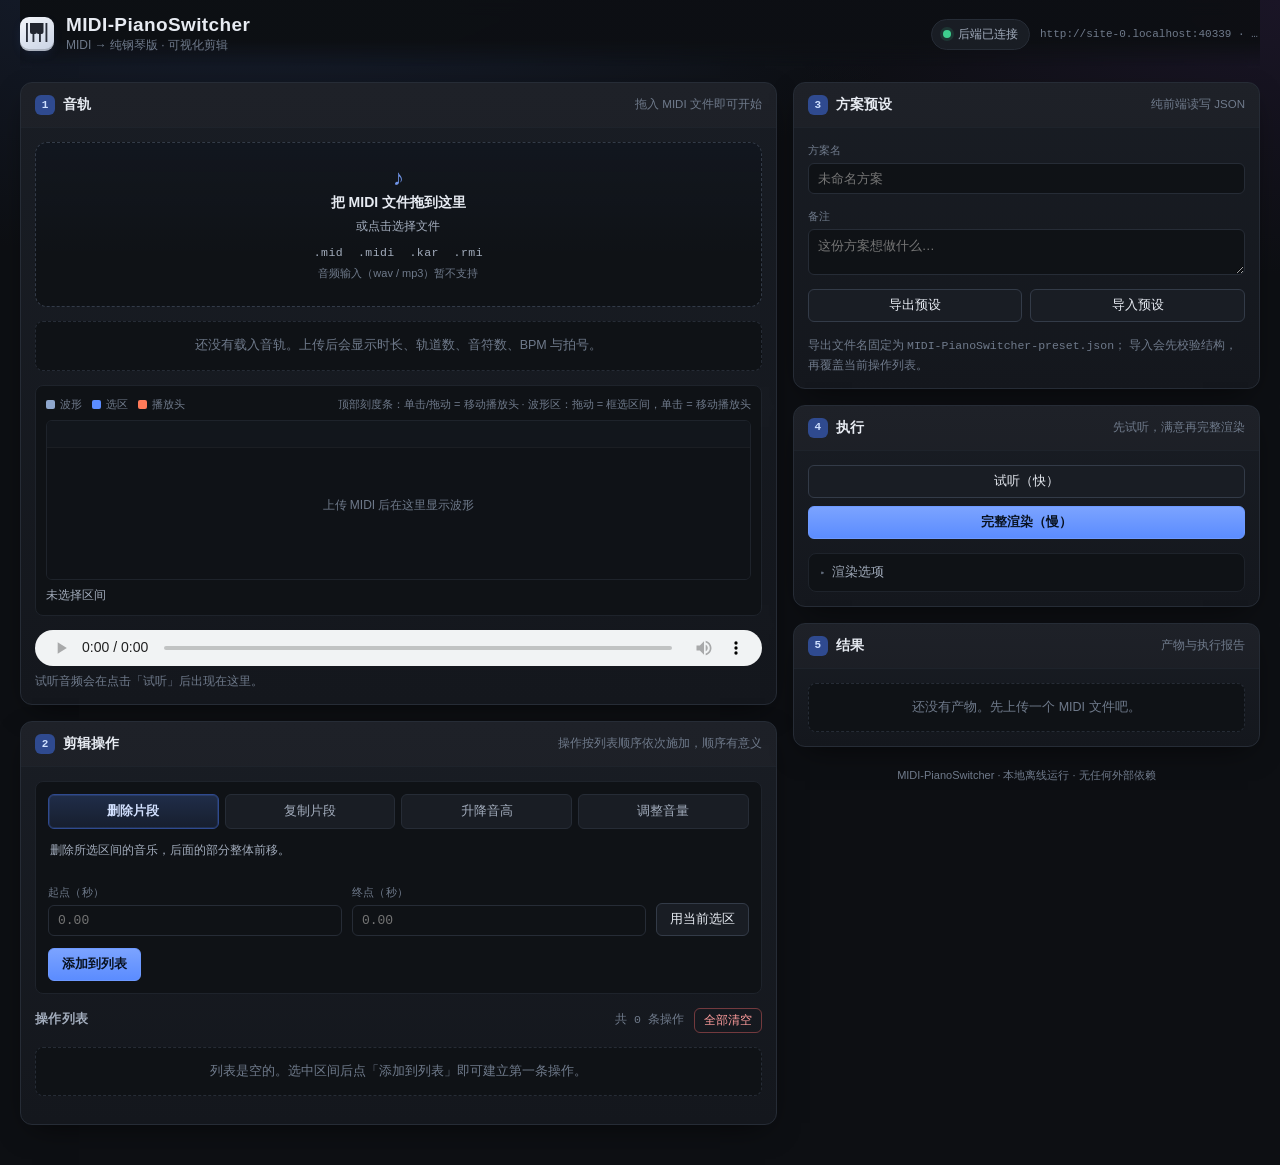
<file: src/midi_pianoswitcher/web/static/index.html>
<!DOCTYPE html>
<html lang="zh-CN">
<head>
<meta charset="UTF-8" />
<meta name="viewport" content="width=device-width, initial-scale=1, viewport-fit=cover" />
<title>MIDI-PianoSwitcher · MIDI 转纯钢琴版</title>

<!--
  ============================================================================
  本页面必须完全离线可用：
    * 不引用任何 CDN / 外部字体 / 外部图片 / 外部 JS 库
    * 只使用同目录下的 app.css 与 app.js（相对路径）
  静态资源全部由 Python 后端原样发出，因此 API 一律走同源相对路径。
  ============================================================================
-->

<!-- 仅当本页面被 file:// 直接打开（脱离后端）时，才用这个回退地址探测后端。
     正常使用方式是让后端把本页面发出来，那时这段配置不会被使用。 -->
<meta name="mps-backend" content="127.0.0.1:8765" />

<!-- data: 空图标，避免浏览器自动去请求不存在的 favicon（不引入任何外部资源） -->
<link rel="icon" href="data:," />

<link rel="stylesheet" href="app.css" />
</head>

<body>
<div class="app-shell">

  <!-- ======================= 顶部 ======================= -->
  <header class="app-header">
    <div class="brand">
      <span class="brand-mark" aria-hidden="true"></span>
      <span class="brand-text">
        <span class="brand-name">MIDI-PianoSwitcher</span>
        <span class="brand-sub">MIDI → 纯钢琴版 · 可视化剪辑</span>
      </span>
    </div>

    <div class="header-right">
      <!-- 后端连通状态：进入页面时探测一次，点击可重新探测 -->
      <button type="button" class="conn is-unknown" id="conn" title="点击重新探测后端">
        <span class="conn-dot" aria-hidden="true"></span>
        <span class="conn-text" id="conn-text">正在检测后端…</span>
      </button>
      <span class="conn-detail mono" id="conn-detail"></span>
    </div>
  </header>

  <!-- ======================= 全局提示 ======================= -->
  <div class="alert alert-error" id="alert-error" role="alert" hidden>
    <span class="alert-icon" aria-hidden="true">!</span>
    <span class="alert-text" id="alert-error-text"></span>
    <button type="button" class="alert-close" id="alert-error-close" aria-label="关闭错误提示">✕</button>
  </div>

  <main class="layout">

    <!-- =================== 左列：音轨 + 操作 =================== -->
    <div class="col col-main">

      <!-- ---------- 1. 音轨 ---------- -->
      <section class="card" id="card-track">
        <div class="card-head">
          <h2 class="card-title"><span class="card-badge">1</span>音轨</h2>
          <span class="card-hint">拖入 MIDI 文件即可开始</span>
        </div>

        <div class="card-body">

          <!-- 拖拽 / 点击上传区 -->
          <div class="dropzone" id="dropzone" tabindex="0" role="button"
               aria-label="拖拽或点击选择 MIDI 文件">
            <span class="dropzone-icon" aria-hidden="true">♪</span>
            <span class="dropzone-title">把 MIDI 文件拖到这里</span>
            <span class="dropzone-sub">或点击选择文件</span>
            <span class="dropzone-formats mono">.mid&nbsp; .midi&nbsp; .kar&nbsp; .rmi</span>
            <span class="dropzone-note">音频输入（wav / mp3）暂不支持</span>
            <!-- 原生文件选择框，隐藏起来由上面的区域代理点击 -->
            <input type="file" id="file-input" accept=".mid,.midi,.kar,.rmi"
                   class="sr-only" tabindex="-1" />
          </div>

          <!-- 上传进度（只在传大文件时短暂可见） -->
          <div class="progress" id="upload-progress" hidden>
            <div class="progress-bar" id="upload-progress-bar"></div>
          </div>

          <!-- 音轨元信息 -->
          <div class="empty-state" id="meta-empty">
            还没有载入音轨。上传后会显示时长、轨道数、音符数、BPM 与拍号。
          </div>

          <div class="meta-grid" id="meta-grid" hidden>
            <div class="meta-item">
              <span class="meta-label">文件名</span>
              <span class="meta-value mono" id="meta-filename">—</span>
            </div>
            <div class="meta-item">
              <span class="meta-label">时长</span>
              <span class="meta-value mono" id="meta-duration">—</span>
            </div>
            <div class="meta-item">
              <span class="meta-label">轨道数</span>
              <span class="meta-value mono" id="meta-tracks">—</span>
            </div>
            <div class="meta-item">
              <span class="meta-label">音符数</span>
              <span class="meta-value mono" id="meta-notes">—</span>
            </div>
            <div class="meta-item">
              <span class="meta-label">BPM</span>
              <span class="meta-value mono" id="meta-bpm">—</span>
            </div>
            <div class="meta-item">
              <span class="meta-label">拍号</span>
              <span class="meta-value mono" id="meta-timesig">—</span>
            </div>
          </div>

          <!-- 重复轨检测结果 -->
          <div class="dup-list" id="dup-list" hidden></div>

          <!-- 波形 -->
          <div class="wave-wrap">
            <div class="wave-toolbar">
              <span class="wave-legend">
                <span class="legend-item"><i class="legend-swatch sw-wave"></i>波形</span>
                <span class="legend-item"><i class="legend-swatch sw-sel"></i>选区</span>
                <span class="legend-item"><i class="legend-swatch sw-head"></i>播放头</span>
              </span>
              <span class="wave-help">
                顶部刻度条：单击/拖动 = 移动播放头 ·
                波形区：拖动 = 框选区间，单击 = 移动播放头
              </span>
            </div>
            <!-- 波形画布：按 devicePixelRatio 缩放绘制 -->
            <canvas id="wave-canvas" class="wave-canvas" height="160"
                    aria-label="MIDI 波形，可点击定位与框选区间"></canvas>
            <div class="selection-info mono" id="selection-info">未选择区间</div>
          </div>

          <!-- 播放器 -->
          <div class="transport">
            <audio id="player" controls preload="metadata"></audio>
            <p class="transport-note" id="transport-note">
              试听音频会在点击「试听」后出现在这里。
            </p>
          </div>

        </div>
      </section>

      <!-- ---------- 2. 剪辑操作 ---------- -->
      <section class="card" id="card-ops">
        <div class="card-head">
          <h2 class="card-title"><span class="card-badge">2</span>剪辑操作</h2>
          <span class="card-hint">操作按列表顺序依次施加，顺序有意义</span>
        </div>

        <div class="card-body">

          <!-- 新建操作 -->
          <div class="op-builder">
            <div class="kind-tabs" id="kind-tabs" role="group" aria-label="操作类型">
              <button type="button" class="kind-tab is-active" data-kind="trim">删除片段</button>
              <button type="button" class="kind-tab" data-kind="duplicate">复制片段</button>
              <button type="button" class="kind-tab" data-kind="pitch">升降音高</button>
              <button type="button" class="kind-tab" data-kind="volume">调整音量</button>
            </div>

            <div class="kind-desc" id="kind-desc">
              删除所选区间的音乐，后面的部分整体前移。
            </div>
            <!-- 实时预览：把当前表单值换算成将要发给后端的操作描述 -->
            <div class="kind-note mono" id="op-preview"></div>

            <div class="field-row">
              <label class="field">
                <span class="field-label">起点（秒）</span>
                <input type="number" class="num-input mono" id="op-start"
                       step="0.01" min="0" placeholder="0.00" inputmode="decimal" />
              </label>
              <label class="field">
                <span class="field-label">终点（秒）</span>
                <input type="number" class="num-input mono" id="op-end"
                       step="0.01" min="0" placeholder="0.00" inputmode="decimal" />
              </label>
              <button type="button" class="btn btn-ghost btn-inline" id="btn-use-selection"
                      title="把波形上框选的区间填入起点/终点">
                用当前选区
              </button>
            </div>

            <!-- duplicate 专属：重复次数 + 插入位置 -->
            <div class="kind-extra" data-for="duplicate" hidden>
              <div class="field-row">
                <label class="field">
                  <span class="field-label">重复次数</span>
                  <input type="number" class="num-input mono" id="op-repeat"
                         step="1" min="1" value="1" inputmode="numeric" />
                </label>
                <div class="quick-row">
                  <button type="button" class="quick-btn" data-target="op-repeat" data-value="1">1</button>
                  <button type="button" class="quick-btn" data-target="op-repeat" data-value="2">2</button>
                  <button type="button" class="quick-btn" data-target="op-repeat" data-value="3">3</button>
                  <button type="button" class="quick-btn" data-target="op-repeat" data-value="4">4</button>
                </div>
              </div>
              <div class="field-row">
                <label class="field">
                  <span class="field-label">插到哪里</span>
                  <select class="num-input" id="op-insert-mode">
                    <option value="after">紧跟该段之后</option>
                    <option value="end">整首曲子的末尾</option>
                    <option value="custom">指定时间点</option>
                  </select>
                </label>
                <label class="field" id="op-insert-at-field" hidden>
                  <span class="field-label">插入时间（秒）</span>
                  <input type="number" class="num-input mono" id="op-insert-at"
                         step="0.1" min="0" value="0" inputmode="decimal" />
                </label>
                <button type="button" class="quick-btn" id="op-insert-use-playhead"
                        title="用当前播放头所在的时间点">
                  用播放头
                </button>
              </div>
              <div class="kind-note">
                副本会插到指定位置，并把该位置之后的内容整体后移，不会盖掉原有音乐。
              </div>
            </div>

            <!-- pitch 专属：半音数 -->
            <div class="kind-extra" data-for="pitch" hidden>
              <div class="field-row">
                <label class="field">
                  <span class="field-label">升降半音（可正可负）</span>
                  <input type="number" class="num-input mono" id="op-semitones"
                         step="1" value="-12" inputmode="numeric" />
                </label>
                <div class="quick-row">
                  <button type="button" class="quick-btn" data-target="op-semitones" data-value="-12">-12</button>
                  <button type="button" class="quick-btn" data-target="op-semitones" data-value="-1">-1</button>
                  <button type="button" class="quick-btn" data-target="op-semitones" data-value="1">+1</button>
                  <button type="button" class="quick-btn" data-target="op-semitones" data-value="12">+12</button>
                </div>
              </div>
              <div class="kind-note" id="semitone-note">±12 半音 = 一个八度</div>
            </div>

            <!-- volume 专属：分贝数 -->
            <div class="kind-extra" data-for="volume" hidden>
              <div class="field-row">
                <label class="field">
                  <span class="field-label">增减分贝（可正可负）</span>
                  <input type="number" class="num-input mono" id="op-db"
                         step="0.5" value="-6" inputmode="decimal" />
                </label>
                <div class="quick-row">
                  <button type="button" class="quick-btn" data-target="op-db" data-value="-6">-6</button>
                  <button type="button" class="quick-btn" data-target="op-db" data-value="-3">-3</button>
                  <button type="button" class="quick-btn" data-target="op-db" data-value="3">+3</button>
                  <button type="button" class="quick-btn" data-target="op-db" data-value="6">+6</button>
                </div>
              </div>
            </div>

            <div class="builder-actions">
              <button type="button" class="btn btn-primary" id="btn-add-op">添加到列表</button>
              <span class="form-error" id="op-error"></span>
            </div>
          </div>

          <!-- 操作列表 -->
          <div class="op-list-head">
            <h3 class="sub-title">操作列表</h3>
            <span class="ops-summary" id="ops-summary">共 0 条操作</span>
            <button type="button" class="btn btn-danger btn-small" id="btn-clear-ops">
              全部清空
            </button>
          </div>

          <div class="empty-state" id="op-empty">
            列表是空的。选中区间后点「添加到列表」即可建立第一条操作。
          </div>

          <div class="op-list" id="op-list"></div>

          <!-- 客户端预校验提示（与后端 validate_against_duration 同口径） -->
          <div class="warn-box" id="op-warnings" hidden></div>

        </div>
      </section>

    </div>

    <!-- =================== 右列：预设 + 执行 + 结果 =================== -->
    <div class="col col-side">

      <!-- ---------- 3. 方案预设 ---------- -->
      <section class="card">
        <div class="card-head">
          <h2 class="card-title"><span class="card-badge">3</span>方案预设</h2>
          <span class="card-hint">纯前端读写 JSON</span>
        </div>
        <div class="card-body">
          <label class="field">
            <span class="field-label">方案名</span>
            <input type="text" id="preset-name" placeholder="未命名方案" />
          </label>
          <label class="field">
            <span class="field-label">备注</span>
            <textarea id="preset-note" rows="2" placeholder="这份方案想做什么…"></textarea>
          </label>
          <div class="preset-actions">
            <button type="button" class="btn btn-ghost" id="btn-export-preset">导出预设</button>
            <button type="button" class="btn btn-ghost" id="btn-import-preset">导入预设</button>
            <input type="file" id="preset-file" accept=".json,application/json"
                   class="sr-only" tabindex="-1" />
          </div>
          <p class="card-foot">
            导出文件名固定为 <span class="mono">MIDI-PianoSwitcher-preset.json</span>；
            导入会先校验结构，再覆盖当前操作列表。
          </p>
        </div>
      </section>

      <!-- ---------- 4. 执行 ---------- -->
      <section class="card">
        <div class="card-head">
          <h2 class="card-title"><span class="card-badge">4</span>执行</h2>
          <span class="card-hint">先试听，满意再完整渲染</span>
        </div>
        <div class="card-body">

          <div class="exec-actions">
            <button type="button" class="btn btn-ghost btn-block" id="btn-preview">
              试听（快）
            </button>
            <button type="button" class="btn btn-primary btn-block" id="btn-render">
              完整渲染（慢）
            </button>
          </div>

          <!-- 忙碌状态 -->
          <div class="busy" id="busy" hidden>
            <span class="spinner" aria-hidden="true"></span>
            <span class="busy-text" id="busy-text">处理中…</span>
            <span class="busy-timer mono" id="busy-timer">0.0s</span>
          </div>

          <!-- 渲染选项（折叠面板） -->
          <details class="options">
            <summary>渲染选项</summary>
            <div class="opt-body">

              <div class="opt-group">
                <span class="opt-label">输出格式</span>
                <div class="check-row">
                  <label class="check-item"><input type="checkbox" name="fmt" value="mp3" checked /><span>mp3</span></label>
                  <label class="check-item"><input type="checkbox" name="fmt" value="flac" /><span>flac</span></label>
                  <label class="check-item"><input type="checkbox" name="fmt" value="wav" /><span>wav</span></label>
                  <label class="check-item"><input type="checkbox" name="fmt" value="ogg" /><span>ogg</span></label>
                </div>
              </div>

              <div class="opt-grid">
                <label class="field">
                  <span class="field-label">位深</span>
                  <select id="opt-bitdepth">
                    <option value="16">16 bit</option>
                    <option value="24" selected>24 bit</option>
                  </select>
                </label>

                <label class="field">
                  <span class="field-label">目标响度</span>
                  <select id="opt-lufs">
                    <option value="-9">-9 LUFS（响）</option>
                    <option value="-14" selected>-14 LUFS（标准）</option>
                    <option value="-16">-16 LUFS（保守）</option>
                    <option value="-23">-23 LUFS（广播）</option>
                  </select>
                </label>

                <label class="field">
                  <span class="field-label">钢琴音色</span>
                  <select id="opt-piano">
                    <option value="piano" selected>piano（标准）</option>
                    <option value="bright">bright（明亮）</option>
                    <option value="rhodes">rhodes（电钢）</option>
                    <option value="harpsichord">harpsichord（拨弦古钢琴）</option>
                    <option value="clav">clav（击弦古钢琴）</option>
                  </select>
                </label>

                <label class="field">
                  <span class="field-label">重复轨处理</span>
                  <select id="opt-dropdup">
                    <option value="auto" selected>auto（自动去重）</option>
                    <option value="none">none（全部保留）</option>
                  </select>
                </label>
              </div>

              <div class="check-row">
                <label class="check-item"><input type="checkbox" id="opt-score" checked /><span>导出乐谱 PDF</span></label>
                <label class="check-item"><input type="checkbox" id="opt-pdf" checked /><span>生成排版 PDF</span></label>
              </div>

              <p class="card-foot">
                「试听」只出音频，速度快；「完整渲染」会连同音频、MIDI、乐谱一起产出，可能需要几十秒。
              </p>
            </div>
          </details>

        </div>
      </section>

      <!-- ---------- 5. 结果 ---------- -->
      <section class="card">
        <div class="card-head">
          <h2 class="card-title"><span class="card-badge">5</span>结果</h2>
          <span class="card-hint">产物与执行报告</span>
        </div>
        <div class="card-body">

          <div class="empty-state" id="result-empty">
            还没有产物。执行「试听」或「完整渲染」后会列在这里。
          </div>

          <div class="result-files" id="result-files" hidden></div>

          <div class="result-score" id="result-score" hidden>
            <button type="button" class="btn btn-ghost btn-block" id="btn-open-score">
              打开乐谱 PDF
            </button>
          </div>

          <!-- 执行报告：把后端返回的 report 数组渲染成表格 -->
          <div class="report-wrap" id="report-wrap" hidden>
            <h3 class="sub-title">执行报告</h3>
            <div class="table-scroll">
              <table class="report-table" id="report-table"></table>
            </div>
          </div>

          <!-- 警告 -->
          <div class="warn-box" id="warnings-wrap" hidden></div>

          <!-- 渲染日志 -->
          <details class="log-details" id="log-wrap" hidden>
            <summary>渲染日志</summary>
            <pre class="log-box mono" id="log-text"></pre>
          </details>

        </div>
      </section>

      <p class="app-foot">
        MIDI-PianoSwitcher · 本地离线运行 · 无任何外部依赖
      </p>

    </div>
  </main>
</div>

<!-- 轻量浮层提示 -->
<div class="toast" id="toast" role="status" aria-live="polite" hidden></div>

<script src="app.js" defer></script>
</body>
</html>
</file>
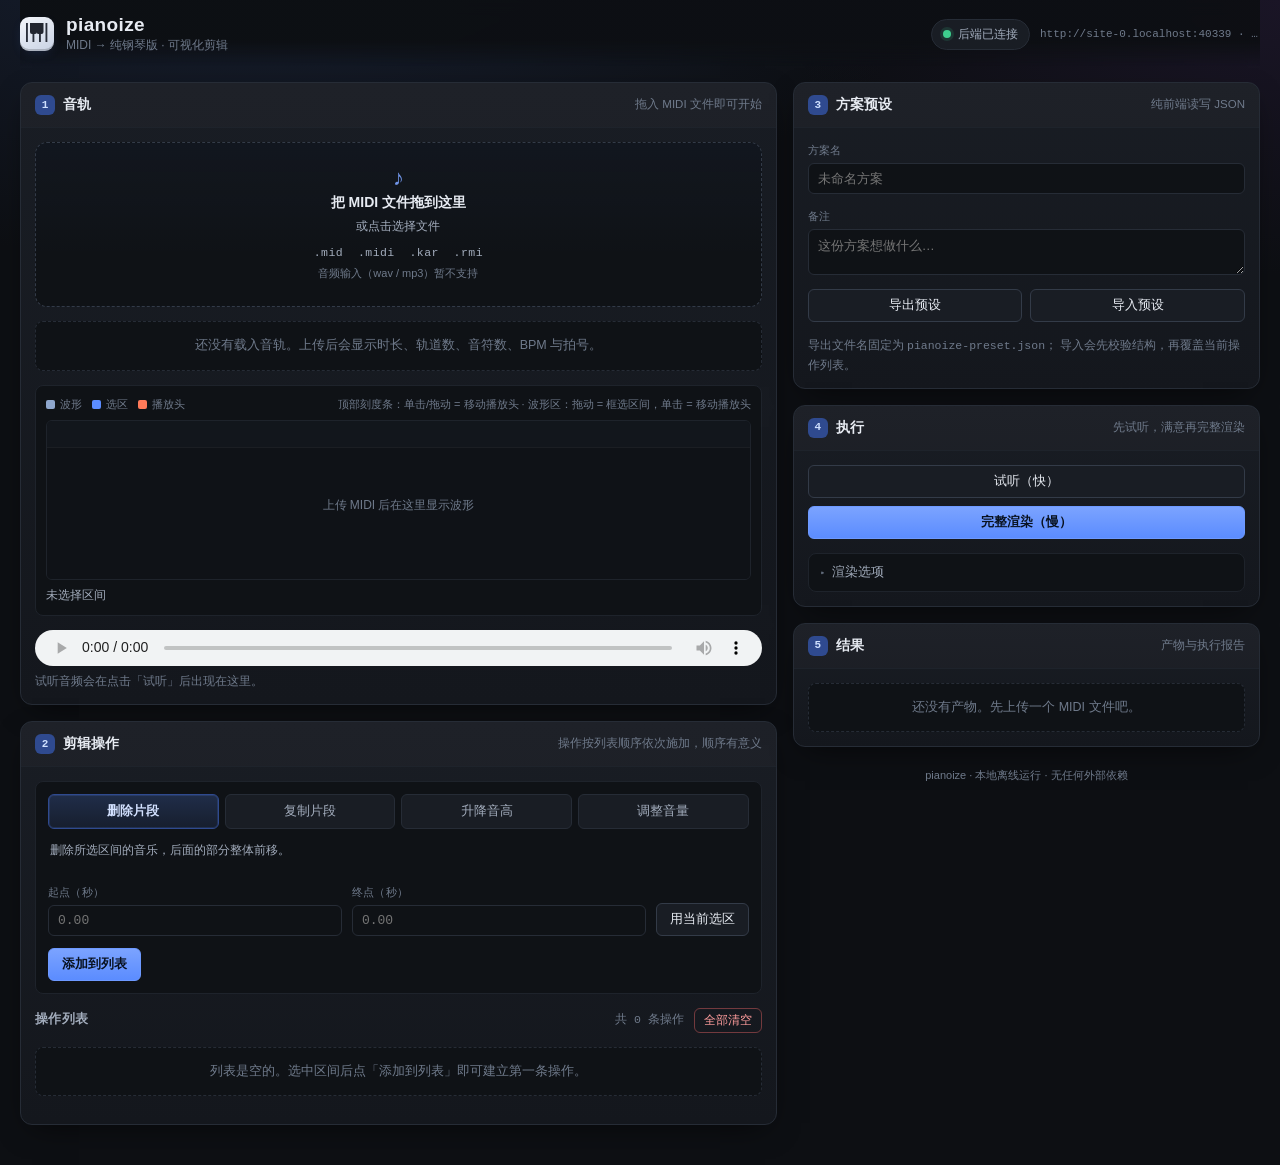
<file: src/pianoize/web/static/index.html>
<!DOCTYPE html>
<html lang="zh-CN">
<head>
<meta charset="UTF-8" />
<meta name="viewport" content="width=device-width, initial-scale=1, viewport-fit=cover" />
<title>pianoize · MIDI 转纯钢琴版</title>

<!--
  ============================================================================
  本页面必须完全离线可用：
    * 不引用任何 CDN / 外部字体 / 外部图片 / 外部 JS 库
    * 只使用同目录下的 app.css 与 app.js（相对路径）
  静态资源全部由 Python 后端原样发出，因此 API 一律走同源相对路径。
  ============================================================================
-->

<!-- 仅当本页面被 file:// 直接打开（脱离后端）时，才用这个回退地址探测后端。
     正常使用方式是让后端把本页面发出来，那时这段配置不会被使用。 -->
<meta name="pianoize-backend" content="127.0.0.1:8765" />

<!-- data: 空图标，避免浏览器自动去请求不存在的 favicon（不引入任何外部资源） -->
<link rel="icon" href="data:," />

<link rel="stylesheet" href="app.css" />
</head>

<body>
<div class="app-shell">

  <!-- ======================= 顶部 ======================= -->
  <header class="app-header">
    <div class="brand">
      <span class="brand-mark" aria-hidden="true"></span>
      <span class="brand-text">
        <span class="brand-name">pianoize</span>
        <span class="brand-sub">MIDI → 纯钢琴版 · 可视化剪辑</span>
      </span>
    </div>

    <div class="header-right">
      <!-- 后端连通状态：进入页面时探测一次，点击可重新探测 -->
      <button type="button" class="conn is-unknown" id="conn" title="点击重新探测后端">
        <span class="conn-dot" aria-hidden="true"></span>
        <span class="conn-text" id="conn-text">正在检测后端…</span>
      </button>
      <span class="conn-detail mono" id="conn-detail"></span>
    </div>
  </header>

  <!-- ======================= 全局提示 ======================= -->
  <div class="alert alert-error" id="alert-error" role="alert" hidden>
    <span class="alert-icon" aria-hidden="true">!</span>
    <span class="alert-text" id="alert-error-text"></span>
    <button type="button" class="alert-close" id="alert-error-close" aria-label="关闭错误提示">✕</button>
  </div>

  <main class="layout">

    <!-- =================== 左列：音轨 + 操作 =================== -->
    <div class="col col-main">

      <!-- ---------- 1. 音轨 ---------- -->
      <section class="card" id="card-track">
        <div class="card-head">
          <h2 class="card-title"><span class="card-badge">1</span>音轨</h2>
          <span class="card-hint">拖入 MIDI 文件即可开始</span>
        </div>

        <div class="card-body">

          <!-- 拖拽 / 点击上传区 -->
          <div class="dropzone" id="dropzone" tabindex="0" role="button"
               aria-label="拖拽或点击选择 MIDI 文件">
            <span class="dropzone-icon" aria-hidden="true">♪</span>
            <span class="dropzone-title">把 MIDI 文件拖到这里</span>
            <span class="dropzone-sub">或点击选择文件</span>
            <span class="dropzone-formats mono">.mid&nbsp; .midi&nbsp; .kar&nbsp; .rmi</span>
            <span class="dropzone-note">音频输入（wav / mp3）暂不支持</span>
            <!-- 原生文件选择框，隐藏起来由上面的区域代理点击 -->
            <input type="file" id="file-input" accept=".mid,.midi,.kar,.rmi"
                   class="sr-only" tabindex="-1" />
          </div>

          <!-- 上传进度（只在传大文件时短暂可见） -->
          <div class="progress" id="upload-progress" hidden>
            <div class="progress-bar" id="upload-progress-bar"></div>
          </div>

          <!-- 音轨元信息 -->
          <div class="empty-state" id="meta-empty">
            还没有载入音轨。上传后会显示时长、轨道数、音符数、BPM 与拍号。
          </div>

          <div class="meta-grid" id="meta-grid" hidden>
            <div class="meta-item">
              <span class="meta-label">文件名</span>
              <span class="meta-value mono" id="meta-filename">—</span>
            </div>
            <div class="meta-item">
              <span class="meta-label">时长</span>
              <span class="meta-value mono" id="meta-duration">—</span>
            </div>
            <div class="meta-item">
              <span class="meta-label">轨道数</span>
              <span class="meta-value mono" id="meta-tracks">—</span>
            </div>
            <div class="meta-item">
              <span class="meta-label">音符数</span>
              <span class="meta-value mono" id="meta-notes">—</span>
            </div>
            <div class="meta-item">
              <span class="meta-label">BPM</span>
              <span class="meta-value mono" id="meta-bpm">—</span>
            </div>
            <div class="meta-item">
              <span class="meta-label">拍号</span>
              <span class="meta-value mono" id="meta-timesig">—</span>
            </div>
          </div>

          <!-- 重复轨检测结果 -->
          <div class="dup-list" id="dup-list" hidden></div>

          <!-- 波形 -->
          <div class="wave-wrap">
            <div class="wave-toolbar">
              <span class="wave-legend">
                <span class="legend-item"><i class="legend-swatch sw-wave"></i>波形</span>
                <span class="legend-item"><i class="legend-swatch sw-sel"></i>选区</span>
                <span class="legend-item"><i class="legend-swatch sw-head"></i>播放头</span>
              </span>
              <span class="wave-help">
                顶部刻度条：单击/拖动 = 移动播放头 ·
                波形区：拖动 = 框选区间，单击 = 移动播放头
              </span>
            </div>
            <!-- 波形画布：按 devicePixelRatio 缩放绘制 -->
            <canvas id="wave-canvas" class="wave-canvas" height="160"
                    aria-label="MIDI 波形，可点击定位与框选区间"></canvas>
            <div class="selection-info mono" id="selection-info">未选择区间</div>
          </div>

          <!-- 播放器 -->
          <div class="transport">
            <audio id="player" controls preload="metadata"></audio>
            <p class="transport-note" id="transport-note">
              试听音频会在点击「试听」后出现在这里。
            </p>
          </div>

        </div>
      </section>

      <!-- ---------- 2. 剪辑操作 ---------- -->
      <section class="card" id="card-ops">
        <div class="card-head">
          <h2 class="card-title"><span class="card-badge">2</span>剪辑操作</h2>
          <span class="card-hint">操作按列表顺序依次施加，顺序有意义</span>
        </div>

        <div class="card-body">

          <!-- 新建操作 -->
          <div class="op-builder">
            <div class="kind-tabs" id="kind-tabs" role="group" aria-label="操作类型">
              <button type="button" class="kind-tab is-active" data-kind="trim">删除片段</button>
              <button type="button" class="kind-tab" data-kind="duplicate">复制片段</button>
              <button type="button" class="kind-tab" data-kind="pitch">升降音高</button>
              <button type="button" class="kind-tab" data-kind="volume">调整音量</button>
            </div>

            <div class="kind-desc" id="kind-desc">
              删除所选区间的音乐，后面的部分整体前移。
            </div>
            <!-- 实时预览：把当前表单值换算成将要发给后端的操作描述 -->
            <div class="kind-note mono" id="op-preview"></div>

            <div class="field-row">
              <label class="field">
                <span class="field-label">起点（秒）</span>
                <input type="number" class="num-input mono" id="op-start"
                       step="0.01" min="0" placeholder="0.00" inputmode="decimal" />
              </label>
              <label class="field">
                <span class="field-label">终点（秒）</span>
                <input type="number" class="num-input mono" id="op-end"
                       step="0.01" min="0" placeholder="0.00" inputmode="decimal" />
              </label>
              <button type="button" class="btn btn-ghost btn-inline" id="btn-use-selection"
                      title="把波形上框选的区间填入起点/终点">
                用当前选区
              </button>
            </div>

            <!-- duplicate 专属：重复次数 + 插入位置 -->
            <div class="kind-extra" data-for="duplicate" hidden>
              <div class="field-row">
                <label class="field">
                  <span class="field-label">重复次数</span>
                  <input type="number" class="num-input mono" id="op-repeat"
                         step="1" min="1" value="1" inputmode="numeric" />
                </label>
                <div class="quick-row">
                  <button type="button" class="quick-btn" data-target="op-repeat" data-value="1">1</button>
                  <button type="button" class="quick-btn" data-target="op-repeat" data-value="2">2</button>
                  <button type="button" class="quick-btn" data-target="op-repeat" data-value="3">3</button>
                  <button type="button" class="quick-btn" data-target="op-repeat" data-value="4">4</button>
                </div>
              </div>
              <div class="field-row">
                <label class="field">
                  <span class="field-label">插到哪里</span>
                  <select class="num-input" id="op-insert-mode">
                    <option value="after">紧跟该段之后</option>
                    <option value="end">整首曲子的末尾</option>
                    <option value="custom">指定时间点</option>
                  </select>
                </label>
                <label class="field" id="op-insert-at-field" hidden>
                  <span class="field-label">插入时间（秒）</span>
                  <input type="number" class="num-input mono" id="op-insert-at"
                         step="0.1" min="0" value="0" inputmode="decimal" />
                </label>
                <button type="button" class="quick-btn" id="op-insert-use-playhead"
                        title="用当前播放头所在的时间点">
                  用播放头
                </button>
              </div>
              <div class="kind-note">
                副本会插到指定位置，并把该位置之后的内容整体后移，不会盖掉原有音乐。
              </div>
            </div>

            <!-- pitch 专属：半音数 -->
            <div class="kind-extra" data-for="pitch" hidden>
              <div class="field-row">
                <label class="field">
                  <span class="field-label">升降半音（可正可负）</span>
                  <input type="number" class="num-input mono" id="op-semitones"
                         step="1" value="-12" inputmode="numeric" />
                </label>
                <div class="quick-row">
                  <button type="button" class="quick-btn" data-target="op-semitones" data-value="-12">-12</button>
                  <button type="button" class="quick-btn" data-target="op-semitones" data-value="-1">-1</button>
                  <button type="button" class="quick-btn" data-target="op-semitones" data-value="1">+1</button>
                  <button type="button" class="quick-btn" data-target="op-semitones" data-value="12">+12</button>
                </div>
              </div>
              <div class="kind-note" id="semitone-note">±12 半音 = 一个八度</div>
            </div>

            <!-- volume 专属：分贝数 -->
            <div class="kind-extra" data-for="volume" hidden>
              <div class="field-row">
                <label class="field">
                  <span class="field-label">增减分贝（可正可负）</span>
                  <input type="number" class="num-input mono" id="op-db"
                         step="0.5" value="-6" inputmode="decimal" />
                </label>
                <div class="quick-row">
                  <button type="button" class="quick-btn" data-target="op-db" data-value="-6">-6</button>
                  <button type="button" class="quick-btn" data-target="op-db" data-value="-3">-3</button>
                  <button type="button" class="quick-btn" data-target="op-db" data-value="3">+3</button>
                  <button type="button" class="quick-btn" data-target="op-db" data-value="6">+6</button>
                </div>
              </div>
            </div>

            <div class="builder-actions">
              <button type="button" class="btn btn-primary" id="btn-add-op">添加到列表</button>
              <span class="form-error" id="op-error"></span>
            </div>
          </div>

          <!-- 操作列表 -->
          <div class="op-list-head">
            <h3 class="sub-title">操作列表</h3>
            <span class="ops-summary" id="ops-summary">共 0 条操作</span>
            <button type="button" class="btn btn-danger btn-small" id="btn-clear-ops">
              全部清空
            </button>
          </div>

          <div class="empty-state" id="op-empty">
            列表是空的。选中区间后点「添加到列表」即可建立第一条操作。
          </div>

          <div class="op-list" id="op-list"></div>

          <!-- 客户端预校验提示（与后端 validate_against_duration 同口径） -->
          <div class="warn-box" id="op-warnings" hidden></div>

        </div>
      </section>

    </div>

    <!-- =================== 右列：预设 + 执行 + 结果 =================== -->
    <div class="col col-side">

      <!-- ---------- 3. 方案预设 ---------- -->
      <section class="card">
        <div class="card-head">
          <h2 class="card-title"><span class="card-badge">3</span>方案预设</h2>
          <span class="card-hint">纯前端读写 JSON</span>
        </div>
        <div class="card-body">
          <label class="field">
            <span class="field-label">方案名</span>
            <input type="text" id="preset-name" placeholder="未命名方案" />
          </label>
          <label class="field">
            <span class="field-label">备注</span>
            <textarea id="preset-note" rows="2" placeholder="这份方案想做什么…"></textarea>
          </label>
          <div class="preset-actions">
            <button type="button" class="btn btn-ghost" id="btn-export-preset">导出预设</button>
            <button type="button" class="btn btn-ghost" id="btn-import-preset">导入预设</button>
            <input type="file" id="preset-file" accept=".json,application/json"
                   class="sr-only" tabindex="-1" />
          </div>
          <p class="card-foot">
            导出文件名固定为 <span class="mono">pianoize-preset.json</span>；
            导入会先校验结构，再覆盖当前操作列表。
          </p>
        </div>
      </section>

      <!-- ---------- 4. 执行 ---------- -->
      <section class="card">
        <div class="card-head">
          <h2 class="card-title"><span class="card-badge">4</span>执行</h2>
          <span class="card-hint">先试听，满意再完整渲染</span>
        </div>
        <div class="card-body">

          <div class="exec-actions">
            <button type="button" class="btn btn-ghost btn-block" id="btn-preview">
              试听（快）
            </button>
            <button type="button" class="btn btn-primary btn-block" id="btn-render">
              完整渲染（慢）
            </button>
          </div>

          <!-- 忙碌状态 -->
          <div class="busy" id="busy" hidden>
            <span class="spinner" aria-hidden="true"></span>
            <span class="busy-text" id="busy-text">处理中…</span>
            <span class="busy-timer mono" id="busy-timer">0.0s</span>
          </div>

          <!-- 渲染选项（折叠面板） -->
          <details class="options">
            <summary>渲染选项</summary>
            <div class="opt-body">

              <div class="opt-group">
                <span class="opt-label">输出格式</span>
                <div class="check-row">
                  <label class="check-item"><input type="checkbox" name="fmt" value="mp3" checked /><span>mp3</span></label>
                  <label class="check-item"><input type="checkbox" name="fmt" value="flac" /><span>flac</span></label>
                  <label class="check-item"><input type="checkbox" name="fmt" value="wav" /><span>wav</span></label>
                  <label class="check-item"><input type="checkbox" name="fmt" value="ogg" /><span>ogg</span></label>
                </div>
              </div>

              <div class="opt-grid">
                <label class="field">
                  <span class="field-label">位深</span>
                  <select id="opt-bitdepth">
                    <option value="16">16 bit</option>
                    <option value="24" selected>24 bit</option>
                  </select>
                </label>

                <label class="field">
                  <span class="field-label">目标响度</span>
                  <select id="opt-lufs">
                    <option value="-9">-9 LUFS（响）</option>
                    <option value="-14" selected>-14 LUFS（标准）</option>
                    <option value="-16">-16 LUFS（保守）</option>
                    <option value="-23">-23 LUFS（广播）</option>
                  </select>
                </label>

                <label class="field">
                  <span class="field-label">钢琴音色</span>
                  <select id="opt-piano">
                    <option value="piano" selected>piano（标准）</option>
                    <option value="bright">bright（明亮）</option>
                    <option value="rhodes">rhodes（电钢）</option>
                    <option value="harpsichord">harpsichord（拨弦古钢琴）</option>
                    <option value="clav">clav（击弦古钢琴）</option>
                  </select>
                </label>

                <label class="field">
                  <span class="field-label">重复轨处理</span>
                  <select id="opt-dropdup">
                    <option value="auto" selected>auto（自动去重）</option>
                    <option value="none">none（全部保留）</option>
                  </select>
                </label>
              </div>

              <div class="check-row">
                <label class="check-item"><input type="checkbox" id="opt-score" checked /><span>导出乐谱 PDF</span></label>
                <label class="check-item"><input type="checkbox" id="opt-pdf" checked /><span>生成排版 PDF</span></label>
              </div>

              <p class="card-foot">
                「试听」只出音频，速度快；「完整渲染」会连同音频、MIDI、乐谱一起产出，可能需要几十秒。
              </p>
            </div>
          </details>

        </div>
      </section>

      <!-- ---------- 5. 结果 ---------- -->
      <section class="card">
        <div class="card-head">
          <h2 class="card-title"><span class="card-badge">5</span>结果</h2>
          <span class="card-hint">产物与执行报告</span>
        </div>
        <div class="card-body">

          <div class="empty-state" id="result-empty">
            还没有产物。执行「试听」或「完整渲染」后会列在这里。
          </div>

          <div class="result-files" id="result-files" hidden></div>

          <div class="result-score" id="result-score" hidden>
            <button type="button" class="btn btn-ghost btn-block" id="btn-open-score">
              打开乐谱 PDF
            </button>
          </div>

          <!-- 执行报告：把后端返回的 report 数组渲染成表格 -->
          <div class="report-wrap" id="report-wrap" hidden>
            <h3 class="sub-title">执行报告</h3>
            <div class="table-scroll">
              <table class="report-table" id="report-table"></table>
            </div>
          </div>

          <!-- 警告 -->
          <div class="warn-box" id="warnings-wrap" hidden></div>

          <!-- 渲染日志 -->
          <details class="log-details" id="log-wrap" hidden>
            <summary>渲染日志</summary>
            <pre class="log-box mono" id="log-text"></pre>
          </details>

        </div>
      </section>

      <p class="app-foot">
        pianoize · 本地离线运行 · 无任何外部依赖
      </p>

    </div>
  </main>
</div>

<!-- 轻量浮层提示 -->
<div class="toast" id="toast" role="status" aria-live="polite" hidden></div>

<script src="app.js" defer></script>
</body>
</html>
</file>
<file: src/midi_pianoswitcher/web/static/app.css>
/* ============================================================================
 * MIDI-PianoSwitcher · 深色主题样式
 *
 * 设计原则：
 *   1. 只用系统字体与 CSS 绘制，零外部资源（可完全离线运行）。
 *   2. 所有颜色、圆角、间距集中在 :root 变量里，方便统一改主题。
 *   3. 布局用 grid + minmax，窄屏自动塌成单列。
 *
 * 注意：app.js 绘制波形时会用 getComputedStyle 读取下面 --wave-* / --sel-* /
 *      --playhead 等变量，所以「配色只在这一个文件里改」这一点是成立的。
 * ========================================================================== */

/* ----------------------------------------------------------------------------
 * 【必须放在最前面】让 hidden 属性真的生效
 *
 * 浏览器对 [hidden] 的默认样式是 display:none，但它的优先级来自 UA 样式表，
 * **任何作者样式里写了 display 的规则都会盖掉它**。
 *
 * 踩过的坑：.busy / .result-files / .report-wrap / .meta-grid / .dup-list
 * 都写了 display:flex|grid，于是 JS 里 setBusy(false) 明明执行了、
 * hidden=true 也设上了，元素却照样显示 —— 表现就是「渲染完了还在转圈、
 * 结果区永远不出现」。加这一条兜底后，hidden 才真正等于隐藏。
 *
 * 用 !important 是刻意的：这条规则要压过本项目里所有 display 声明，
 * 否则以后任何新组件都可能再踩同一个坑。tools/lint_frontend.py 里有
 * 对应的检查，防止它被删掉。
 * -------------------------------------------------------------------------- */
[hidden] {
  display: none !important;
}

:root {
  /* ---- 底色层次：越往上层越亮 ---- */
  --bg:            #0d0f13;
  --bg-grad:       radial-gradient(1200px 600px at 18% -12%, #172033 0%, transparent 62%),
                   radial-gradient(900px 500px at 100% 0%, #1a1526 0%, transparent 55%);
  --panel:         #14171d;
  --panel-2:       #191d24;
  --panel-3:       #1f242c;
  --panel-inset:   #0f1216;

  /* ---- 描边 ---- */
  --border:        #262c36;
  --border-soft:   #1e232b;
  --border-strong: #333b48;

  /* ---- 文字 ---- */
  --text:          #e7ebf2;
  --text-dim:      #a3adbd;
  --text-mute:     #6f7a8b;

  /* ---- 强调色 ---- */
  --accent:        #5b8cff;
  --accent-hi:     #7ba3ff;
  --accent-dim:    #2f4a8f;
  --accent-glow:   rgba(91, 140, 255, 0.28);

  --ok:            #3ecf8e;
  --ok-dim:        rgba(62, 207, 142, 0.14);
  --warn:          #f0b429;
  --warn-dim:      rgba(240, 180, 41, 0.12);
  --err:           #ff6b6b;
  --err-dim:       rgba(255, 107, 107, 0.12);

  /* ---- 波形专用（app.js 会读取这几个） ---- */
  --wave-bg:       #0f1217;
  --wave-bar:      #4a566a;
  --wave-bar-hi:   #8ea6cc;
  --grid-line:     rgba(255, 255, 255, 0.05);
  --axis-text:     #6f7a8b;
  --ruler-bg:      #12161c;
  --playhead:      #ff7a59;
  --played-veil:   rgba(255, 255, 255, 0.045);
  --sel-fill:      rgba(91, 140, 255, 0.20);
  --sel-edge:      #5b8cff;

  /* ---- 形状与阴影 ---- */
  --radius:        12px;
  --radius-sm:     8px;
  --radius-xs:     6px;
  --shadow-1:      0 1px 2px rgba(0, 0, 0, 0.4);
  --shadow-2:      0 10px 30px -12px rgba(0, 0, 0, 0.7);

  /* ---- 字体：全部是系统自带，无外链 ---- */
  --font: -apple-system, BlinkMacSystemFont, "Segoe UI", "Microsoft YaHei UI",
          "Microsoft YaHei", "PingFang SC", "Hiragino Sans GB", "Source Han Sans SC",
          "Noto Sans CJK SC", sans-serif;
  --mono: ui-monospace, SFMono-Regular, "SF Mono", Consolas, "Cascadia Mono",
          "Liberation Mono", "Courier New", monospace;
}

/* ============================ 基础重置 ============================ */

*, *::before, *::after { box-sizing: border-box; }

html, body { height: 100%; }

body {
  margin: 0;
  background-color: var(--bg);
  background-image: var(--bg-grad);
  background-repeat: no-repeat;
  background-attachment: fixed;
  color: var(--text);
  font-family: var(--font);
  font-size: 14px;
  line-height: 1.55;
  -webkit-font-smoothing: antialiased;
  text-rendering: optimizeLegibility;
}

h1, h2, h3, p { margin: 0; }

button { font-family: inherit; font-size: inherit; }

/* 统一可见焦点环，键盘操作时才有存在感 */
:focus-visible {
  outline: 2px solid var(--accent);
  outline-offset: 2px;
  border-radius: var(--radius-xs);
}

.mono { font-family: var(--mono); font-variant-numeric: tabular-nums; }

/* 视觉隐藏但仍可被辅助技术读到 */
.sr-only {
  position: absolute !important;
  width: 1px; height: 1px;
  padding: 0; margin: -1px;
  overflow: hidden;
  clip: rect(0 0 0 0);
  white-space: nowrap;
  border: 0;
}

/* ============================ 外壳与顶栏 ============================ */

.app-shell {
  max-width: 1560px;
  margin: 0 auto;
  padding: 0 20px 40px;
}

.app-header {
  position: sticky;
  top: 0;
  z-index: 30;
  display: flex;
  align-items: center;
  justify-content: space-between;
  gap: 16px;
  flex-wrap: wrap;
  padding: 14px 0 12px;
  margin-bottom: 16px;
  background: linear-gradient(180deg, rgba(13, 15, 19, 0.96) 62%, rgba(13, 15, 19, 0));
  backdrop-filter: blur(8px);
}

.brand { display: flex; align-items: center; gap: 12px; min-width: 0; }

/* 用纯 CSS 画一个钢琴键样式的小标志 */
.brand-mark {
  position: relative;
  flex: none;
  width: 34px; height: 34px;
  border-radius: 9px;
  background: linear-gradient(150deg, #f4f6fa 0%, #c8d2e4 100%);
  box-shadow: inset 0 -2px 0 rgba(0, 0, 0, 0.18), 0 4px 14px -6px var(--accent-glow);
}
.brand-mark::before {
  content: "";
  position: absolute;
  inset: 6px 6px 9px;
  background-image:
    linear-gradient(90deg, #2a2f3a 0 1.5px, transparent 1.5px 100%);
  background-size: 6.5px 100%;
}
.brand-mark::after {
  content: "";
  position: absolute;
  left: 10px; top: 6px;
  width: 7px; height: 11px;
  border-radius: 0 0 2px 2px;
  background: #22262f;
  box-shadow: 6.5px 0 0 #22262f;
}

.brand-text { display: flex; flex-direction: column; min-width: 0; }
.brand-name {
  font-size: 19px;
  font-weight: 650;
  letter-spacing: 0.02em;
  line-height: 1.15;
}
.brand-sub {
  font-size: 12px;
  color: var(--text-mute);
  white-space: nowrap;
  overflow: hidden;
  text-overflow: ellipsis;
}

.header-right { display: flex; align-items: center; gap: 10px; }

.conn {
  display: inline-flex;
  align-items: center;
  gap: 7px;
  padding: 6px 11px;
  background: var(--panel-2);
  border: 1px solid var(--border);
  border-radius: 999px;
  color: var(--text-dim);
  font-size: 12px;
  cursor: pointer;
  transition: border-color 0.15s, color 0.15s, background 0.15s;
}
.conn:hover { border-color: var(--border-strong); color: var(--text); }

.conn-dot {
  width: 8px; height: 8px;
  border-radius: 50%;
  background: var(--text-mute);
  flex: none;
}
.conn.is-on  .conn-dot { background: var(--ok);   box-shadow: 0 0 0 3px var(--ok-dim); }
.conn.is-off .conn-dot { background: var(--err);  box-shadow: 0 0 0 3px var(--err-dim); }
.conn.is-unknown .conn-dot {
  background: var(--warn);
  animation: pulse 1.4s ease-in-out infinite;
}
@keyframes pulse { 0%, 100% { opacity: 1; } 50% { opacity: 0.3; } }

.conn-detail {
  font-size: 11px;
  color: var(--text-mute);
  max-width: 220px;
  overflow: hidden;
  text-overflow: ellipsis;
  white-space: nowrap;
}

/* ============================ 提示条 ============================ */

.alert {
  display: flex;
  align-items: flex-start;
  gap: 10px;
  margin-bottom: 14px;
  padding: 11px 13px;
  border-radius: var(--radius-sm);
  border: 1px solid var(--border-strong);
  background: var(--panel-2);
  font-size: 13px;
}
.alert-error {
  border-color: rgba(255, 107, 107, 0.42);
  background: linear-gradient(180deg, rgba(255, 107, 107, 0.13), rgba(255, 107, 107, 0.06));
  color: #ffd9d9;
}
.alert-icon {
  flex: none;
  display: grid;
  place-items: center;
  width: 18px; height: 18px;
  margin-top: 1px;
  border-radius: 50%;
  background: rgba(255, 107, 107, 0.22);
  color: var(--err);
  font-weight: 700;
  font-size: 12px;
}
.alert-text { flex: 1; min-width: 0; word-break: break-word; }
.alert-close {
  flex: none;
  background: none;
  border: 0;
  color: inherit;
  opacity: 0.6;
  cursor: pointer;
  padding: 0 2px;
  font-size: 12px;
}
.alert-close:hover { opacity: 1; }

/* ============================ 布局 ============================ */

.layout {
  display: grid;
  grid-template-columns: minmax(0, 1.62fr) minmax(330px, 1fr);
  gap: 16px;
  align-items: start;
}

.col { display: flex; flex-direction: column; gap: 16px; min-width: 0; }
.col-side { position: sticky; top: 72px; }

/* ============================ 卡片 ============================ */

.card {
  background: linear-gradient(180deg, var(--panel-2) 0%, var(--panel) 100%);
  border: 1px solid var(--border);
  border-radius: var(--radius);
  box-shadow: var(--shadow-2);
  overflow: hidden;
}

.card-head {
  display: flex;
  align-items: center;
  gap: 10px;
  flex-wrap: wrap;
  padding: 11px 14px;
  background: rgba(255, 255, 255, 0.018);
  border-bottom: 1px solid var(--border-soft);
}

.card-title {
  display: inline-flex;
  align-items: center;
  gap: 8px;
  font-size: 14px;
  font-weight: 620;
  letter-spacing: 0.01em;
}

.card-badge {
  display: grid;
  place-items: center;
  width: 20px; height: 20px;
  border-radius: 6px;
  background: var(--accent-dim);
  color: #cfe0ff;
  font-size: 11px;
  font-weight: 700;
  font-family: var(--mono);
}

.card-hint {
  margin-left: auto;
  font-size: 11.5px;
  color: var(--text-mute);
}

.card-body {
  display: flex;
  flex-direction: column;
  gap: 14px;
  padding: 14px;
}

.sub-title {
  font-size: 12.5px;
  font-weight: 620;
  color: var(--text-dim);
  text-transform: none;
  letter-spacing: 0.02em;
}

.card-foot {
  font-size: 11.5px;
  line-height: 1.6;
  color: var(--text-mute);
}

.empty-state {
  padding: 14px;
  border: 1px dashed var(--border);
  border-radius: var(--radius-sm);
  background: var(--panel-inset);
  color: var(--text-mute);
  font-size: 12.5px;
  text-align: center;
}

/* ============================ 上传区 ============================ */

.dropzone {
  position: relative;
  display: flex;
  flex-direction: column;
  align-items: center;
  gap: 3px;
  padding: 24px 16px;
  border: 1.5px dashed var(--border-strong);
  border-radius: var(--radius);
  background:
    linear-gradient(180deg, rgba(91, 140, 255, 0.04), transparent 70%),
    var(--panel-inset);
  cursor: pointer;
  text-align: center;
  transition: border-color 0.16s, background 0.16s, transform 0.16s;
}
.dropzone:hover { border-color: var(--accent-dim); }

/* 拖拽悬停高亮 */
.dropzone.is-over {
  border-color: var(--accent);
  background:
    linear-gradient(180deg, rgba(91, 140, 255, 0.16), rgba(91, 140, 255, 0.04)),
    var(--panel-inset);
  transform: translateY(-1px);
  box-shadow: 0 0 0 4px var(--accent-glow);
}
.dropzone.is-busy { opacity: 0.6; pointer-events: none; }

.dropzone-icon {
  font-size: 22px;
  line-height: 1;
  color: var(--accent-hi);
  opacity: 0.9;
}
.dropzone-title { font-size: 14px; font-weight: 600; }
.dropzone-sub { font-size: 12px; color: var(--text-dim); }
.dropzone-formats {
  margin-top: 6px;
  font-size: 11.5px;
  color: var(--text-dim);
  letter-spacing: 0.04em;
}
.dropzone-note { font-size: 11px; color: var(--text-mute); }

/* ============================ 进度条 ============================ */

.progress {
  height: 5px;
  border-radius: 999px;
  background: var(--panel-inset);
  overflow: hidden;
  border: 1px solid var(--border-soft);
}
.progress-bar {
  height: 100%;
  width: 0%;
  border-radius: 999px;
  background: linear-gradient(90deg, var(--accent), var(--accent-hi));
  transition: width 0.15s linear;
}

/* ============================ 元信息 ============================ */

.meta-grid {
  display: grid;
  grid-template-columns: repeat(auto-fit, minmax(128px, 1fr));
  gap: 8px;
}
.meta-item {
  display: flex;
  flex-direction: column;
  gap: 2px;
  padding: 8px 10px;
  border-radius: var(--radius-sm);
  background: var(--panel-inset);
  border: 1px solid var(--border-soft);
  min-width: 0;
}
.meta-label { font-size: 10.5px; color: var(--text-mute); letter-spacing: 0.04em; }
.meta-value {
  font-size: 13px;
  color: var(--text);
  white-space: nowrap;
  overflow: hidden;
  text-overflow: ellipsis;
}

/* ============================ 重复轨 ============================ */

.dup-list {
  display: flex;
  flex-direction: column;
  gap: 6px;
  padding: 10px;
  border-radius: var(--radius-sm);
  background: var(--warn-dim);
  border: 1px solid rgba(240, 180, 41, 0.3);
}
.dup-item { font-size: 12px; color: #ffe3a8; }
.dup-item .mono { color: #fff1cd; }

/* ============================ 波形 ============================ */

.wave-wrap {
  display: flex;
  flex-direction: column;
  gap: 7px;
  padding: 10px;
  border-radius: var(--radius-sm);
  background: var(--panel-inset);
  border: 1px solid var(--border-soft);
}

.wave-toolbar {
  display: flex;
  align-items: center;
  gap: 12px;
  flex-wrap: wrap;
  font-size: 11px;
  color: var(--text-mute);
}
.wave-legend { display: inline-flex; gap: 10px; flex-wrap: wrap; }
.legend-item { display: inline-flex; align-items: center; gap: 5px; }
.legend-swatch {
  width: 9px; height: 9px;
  border-radius: 2px;
  display: inline-block;
}
.sw-wave { background: var(--wave-bar-hi); }
.sw-sel  { background: var(--sel-edge); }
.sw-head { background: var(--playhead); }
.wave-help { margin-left: auto; text-align: right; }

.wave-canvas {
  display: block;
  width: 100%;
  height: 160px;
  border-radius: var(--radius-xs);
  background: var(--wave-bg);
  border: 1px solid var(--border-soft);
  cursor: crosshair;
  /* 关键：阻止触屏拖动时页面跟着滚动，否则手机上没法框选 */
  touch-action: none;
  user-select: none;
}

.selection-info {
  font-size: 11.5px;
  color: var(--text-dim);
  min-height: 17px;
}
.selection-info.has-sel { color: var(--accent-hi); }

.transport { display: flex; flex-direction: column; gap: 7px; }
.transport audio { width: 100%; height: 36px; }
.transport-note { font-size: 11.5px; color: var(--text-mute); }

/* ============================ 表单控件 ============================ */

.field {
  display: flex;
  flex-direction: column;
  gap: 4px;
  min-width: 0;
}
.field-label { font-size: 11px; color: var(--text-mute); letter-spacing: 0.02em; }

input[type="text"],
input[type="number"],
textarea,
select {
  width: 100%;
  padding: 7px 9px;
  background: var(--panel-inset);
  border: 1px solid var(--border);
  border-radius: var(--radius-xs);
  color: var(--text);
  font-family: inherit;
  font-size: 13px;
  transition: border-color 0.15s, box-shadow 0.15s;
}
input.num-input { font-family: var(--mono); }

input[type="text"]:focus,
input[type="number"]:focus,
textarea:focus,
select:focus {
  outline: none;
  border-color: var(--accent);
  box-shadow: 0 0 0 3px var(--accent-glow);
}

textarea { resize: vertical; min-height: 44px; }

/* 去掉 number 输入的上下箭头，避免和右侧快捷按钮视觉打架 */
input[type="number"]::-webkit-outer-spin-button,
input[type="number"]::-webkit-inner-spin-button { -webkit-appearance: none; margin: 0; }
input[type="number"] { -moz-appearance: textfield; appearance: textfield; }

select {
  appearance: none;
  background-image:
    linear-gradient(45deg, transparent 50%, var(--text-mute) 50%),
    linear-gradient(135deg, var(--text-mute) 50%, transparent 50%);
  background-position: calc(100% - 15px) 50%, calc(100% - 10px) 50%;
  background-size: 5px 5px, 5px 5px;
  background-repeat: no-repeat;
  padding-right: 28px;
}

/* ============================ 按钮 ============================ */

.btn {
  display: inline-flex;
  align-items: center;
  justify-content: center;
  gap: 6px;
  padding: 7px 13px;
  border-radius: var(--radius-xs);
  border: 1px solid var(--border-strong);
  background: var(--panel-3);
  color: var(--text);
  font-size: 12.5px;
  font-weight: 550;
  cursor: pointer;
  white-space: nowrap;
  transition: background 0.15s, border-color 0.15s, color 0.15s, transform 0.08s;
}
.btn:hover:not(:disabled) { background: #262c36; border-color: #414a5a; }
.btn:active:not(:disabled) { transform: translateY(1px); }

.btn-primary {
  background: linear-gradient(180deg, var(--accent-hi), var(--accent));
  border-color: #6d99ff;
  color: #08111f;
  font-weight: 640;
}
.btn-primary:hover:not(:disabled) {
  background: linear-gradient(180deg, #90b1ff, var(--accent-hi));
  border-color: #90b1ff;
}

.btn-ghost { background: var(--panel-2); }
.btn-ghost:hover:not(:disabled) { background: var(--panel-3); }

.btn-danger {
  background: transparent;
  border-color: rgba(255, 107, 107, 0.4);
  color: #ff9d9d;
}
.btn-danger:hover:not(:disabled) {
  background: var(--err-dim);
  border-color: var(--err);
  color: #ffc4c4;
}

.btn-block { width: 100%; }
.btn-small { padding: 4px 9px; font-size: 11.5px; }
.btn-inline { align-self: flex-end; }

.btn:disabled {
  opacity: 0.48;
  cursor: not-allowed;
  transform: none;
}

/* 极小的图标按钮（列表里的上移/下移/删除） */
.icon-btn {
  display: grid;
  place-items: center;
  width: 24px; height: 24px;
  padding: 0;
  border-radius: var(--radius-xs);
  border: 1px solid var(--border);
  background: var(--panel-2);
  color: var(--text-dim);
  cursor: pointer;
  font-size: 12px;
  line-height: 1;
  transition: background 0.14s, color 0.14s, border-color 0.14s;
}
.icon-btn:hover:not(:disabled) { background: var(--panel-3); color: var(--text); border-color: var(--border-strong); }
.icon-btn:disabled { opacity: 0.3; cursor: not-allowed; }
.icon-btn.is-danger:hover:not(:disabled) { color: #ff9d9d; border-color: rgba(255, 107, 107, 0.5); }

/* ============================ 新建操作 ============================ */

.op-builder {
  display: flex;
  flex-direction: column;
  gap: 12px;
  padding: 12px;
  border-radius: var(--radius-sm);
  background: var(--panel-inset);
  border: 1px solid var(--border-soft);
}

.kind-tabs {
  display: grid;
  grid-template-columns: repeat(4, minmax(0, 1fr));
  gap: 6px;
}
.kind-tab {
  padding: 8px 6px;
  border-radius: var(--radius-xs);
  border: 1px solid var(--border);
  background: var(--panel-2);
  color: var(--text-dim);
  font-size: 12.5px;
  cursor: pointer;
  transition: all 0.15s;
}
.kind-tab:hover { color: var(--text); border-color: var(--border-strong); }
.kind-tab.is-active {
  background: linear-gradient(180deg, rgba(91, 140, 255, 0.22), rgba(91, 140, 255, 0.1));
  border-color: var(--accent-dim);
  color: #d3e1ff;
  font-weight: 600;
  box-shadow: inset 0 0 0 1px rgba(91, 140, 255, 0.16);
}

.kind-desc {
  font-size: 12px;
  color: var(--text-dim);
  padding-left: 2px;
}

.kind-extra { display: flex; flex-direction: column; gap: 8px; }
.kind-note { font-size: 11px; color: var(--text-mute); }

.field-row {
  display: flex;
  align-items: flex-end;
  gap: 10px;
  flex-wrap: wrap;
}
.field-row > .field { flex: 1 1 132px; }

.quick-row {
  display: flex;
  gap: 5px;
  align-items: center;
  flex-wrap: wrap;
  padding-bottom: 1px;
}
.quick-btn {
  padding: 6px 10px;
  border-radius: var(--radius-xs);
  border: 1px solid var(--border);
  background: var(--panel-2);
  color: var(--text-dim);
  font-family: var(--mono);
  font-size: 12px;
  cursor: pointer;
  transition: all 0.14s;
}
.quick-btn:hover { color: var(--text); border-color: var(--accent-dim); background: var(--panel-3); }
.quick-btn:active { transform: translateY(1px); }

.builder-actions {
  display: flex;
  align-items: center;
  gap: 12px;
  flex-wrap: wrap;
}

.form-error {
  font-size: 12px;
  color: #ff9d9d;
  min-height: 18px;
}

/* ============================ 操作列表 ============================ */

.op-list-head {
  display: flex;
  align-items: center;
  gap: 10px;
  flex-wrap: wrap;
}
.ops-summary {
  margin-left: auto;
  font-size: 11.5px;
  color: var(--text-mute);
  font-family: var(--mono);
}

.op-list { display: flex; flex-direction: column; gap: 6px; }

.op-row {
  display: flex;
  align-items: center;
  gap: 10px;
  padding: 8px 10px;
  border-radius: var(--radius-sm);
  background: var(--panel-inset);
  border: 1px solid var(--border-soft);
  transition: border-color 0.15s, background 0.15s;
}
.op-row:hover { border-color: var(--border-strong); background: #12161c; }

.op-index {
  flex: none;
  display: grid;
  place-items: center;
  width: 22px; height: 22px;
  border-radius: 6px;
  background: var(--panel-3);
  border: 1px solid var(--border);
  color: var(--text-dim);
  font-family: var(--mono);
  font-size: 11px;
}

.op-main { flex: 1; min-width: 0; display: flex; flex-direction: column; gap: 1px; }
.op-text { font-size: 12.5px; color: var(--text); word-break: break-word; }
.op-sub { font-size: 11px; color: var(--text-mute); font-family: var(--mono); }

.op-kind-tag {
  flex: none;
  padding: 2px 7px;
  border-radius: 999px;
  font-size: 10.5px;
  letter-spacing: 0.02em;
  border: 1px solid var(--border-strong);
  background: var(--panel-3);
  color: var(--text-dim);
}
.op-kind-tag[data-kind="trim"]      { border-color: rgba(255, 107, 107, 0.4); color: #ff9d9d; }
.op-kind-tag[data-kind="duplicate"] { border-color: rgba(62, 207, 142, 0.4); color: #7fe3b6; }
.op-kind-tag[data-kind="pitch"]     { border-color: rgba(91, 140, 255, 0.45); color: #a8c4ff; }
.op-kind-tag[data-kind="volume"]    { border-color: rgba(240, 180, 41, 0.4); color: #f3ce7c; }

.op-actions { flex: none; display: flex; gap: 4px; }

/* ============================ 预设区 ============================ */

.preset-actions {
  display: grid;
  grid-template-columns: 1fr 1fr;
  gap: 8px;
}

/* ============================ 执行区 ============================ */

.exec-actions { display: flex; flex-direction: column; gap: 8px; }

.busy {
  display: flex;
  align-items: center;
  gap: 9px;
  padding: 9px 11px;
  border-radius: var(--radius-sm);
  background: var(--panel-inset);
  border: 1px solid var(--border);
  font-size: 12.5px;
  color: var(--text-dim);
}
.busy-text { flex: 1; min-width: 0; }
.busy-timer { color: var(--text-mute); font-size: 11.5px; }

.spinner {
  flex: none;
  width: 14px; height: 14px;
  border-radius: 50%;
  border: 2px solid rgba(91, 140, 255, 0.25);
  border-top-color: var(--accent);
  animation: spin 0.7s linear infinite;
}
@keyframes spin { to { transform: rotate(360deg); } }

/* 折叠面板 */
.options, .log-details {
  border: 1px solid var(--border-soft);
  border-radius: var(--radius-sm);
  background: var(--panel-inset);
  overflow: hidden;
}
.options > summary, .log-details > summary {
  padding: 9px 11px;
  cursor: pointer;
  font-size: 12.5px;
  color: var(--text-dim);
  list-style: none;
  display: flex;
  align-items: center;
  gap: 7px;
  user-select: none;
}
.options > summary::-webkit-details-marker,
.log-details > summary::-webkit-details-marker { display: none; }
.options > summary::before, .log-details > summary::before {
  content: "▸";
  font-size: 10px;
  color: var(--text-mute);
  transition: transform 0.15s;
}
.options[open] > summary::before,
.log-details[open] > summary::before { transform: rotate(90deg); }
.options > summary:hover, .log-details > summary:hover { color: var(--text); }

.opt-body {
  display: flex;
  flex-direction: column;
  gap: 12px;
  padding: 0 11px 12px;
}
.opt-group { display: flex; flex-direction: column; gap: 6px; }
.opt-label { font-size: 11px; color: var(--text-mute); }

.opt-grid {
  display: grid;
  grid-template-columns: repeat(auto-fit, minmax(140px, 1fr));
  gap: 10px;
}

.check-row { display: flex; gap: 14px; flex-wrap: wrap; }
.check-item {
  display: inline-flex;
  align-items: center;
  gap: 6px;
  font-size: 12.5px;
  color: var(--text-dim);
  cursor: pointer;
}
.check-item input[type="checkbox"] {
  width: 15px; height: 15px;
  accent-color: var(--accent);
  cursor: pointer;
  margin: 0;
}
.check-item:hover { color: var(--text); }

/* ============================ 结果区 ============================ */

.result-files { display: flex; flex-direction: column; gap: 7px; }

.file-row {
  display: flex;
  align-items: center;
  gap: 10px;
  padding: 9px 11px;
  border-radius: var(--radius-sm);
  background: var(--panel-inset);
  border: 1px solid var(--border-soft);
}
.file-main { flex: 1; min-width: 0; display: flex; flex-direction: column; gap: 1px; }
.file-name {
  font-size: 12.5px;
  color: var(--text);
  overflow: hidden;
  text-overflow: ellipsis;
  white-space: nowrap;
}
.file-size { font-size: 11px; color: var(--text-mute); font-family: var(--mono); }

.result-score { margin-top: 10px; }

/* 报告表格 */
.report-wrap { display: flex; flex-direction: column; gap: 8px; margin-top: 4px; }

.table-scroll {
  overflow-x: auto;
  border: 1px solid var(--border-soft);
  border-radius: var(--radius-sm);
  background: var(--panel-inset);
  -webkit-overflow-scrolling: touch;
}

.report-table {
  width: 100%;
  border-collapse: collapse;
  font-size: 12px;
  min-width: 380px;
}
.report-table th,
.report-table td {
  padding: 7px 10px;
  text-align: left;
  border-bottom: 1px solid var(--border-soft);
  white-space: nowrap;
}
.report-table th {
  position: sticky;
  top: 0;
  background: var(--panel-3);
  color: var(--text-dim);
  font-weight: 600;
  font-size: 11px;
  letter-spacing: 0.02em;
}
.report-table td { color: var(--text); }
.report-table .col-describe { white-space: normal; min-width: 180px; }
.report-table td.num { font-family: var(--mono); text-align: right; }
.report-table tbody tr:last-child td { border-bottom: 0; }
.report-table tbody tr:hover td { background: rgba(255, 255, 255, 0.022); }

/* 警告条 */
.warn-box {
  display: flex;
  flex-direction: column;
  gap: 6px;
  padding: 10px 11px;
  border-radius: var(--radius-sm);
  background: var(--warn-dim);
  border: 1px solid rgba(240, 180, 41, 0.3);
}
.warn-item {
  font-size: 12px;
  color: #ffe3a8;
  display: flex;
  gap: 7px;
  align-items: flex-start;
}
.warn-item::before { content: "⚠"; flex: none; color: var(--warn); }

/* 日志 */
.log-box {
  margin: 0;
  padding: 10px 11px;
  max-height: 220px;
  overflow: auto;
  font-size: 11.5px;
  line-height: 1.6;
  color: var(--text-dim);
  background: var(--panel-inset);
  border-top: 1px solid var(--border-soft);
  white-space: pre-wrap;
  word-break: break-word;
}

/* ============================ 页脚 & 浮层 ============================ */

.app-foot {
  font-size: 11px;
  color: var(--text-mute);
  text-align: center;
  padding: 4px 0 8px;
}

.toast {
  position: fixed;
  left: 50%;
  bottom: 26px;
  transform: translate(-50%, 14px);
  z-index: 60;
  max-width: min(88vw, 460px);
  padding: 10px 15px;
  border-radius: 999px;
  background: rgba(28, 33, 41, 0.97);
  border: 1px solid var(--border-strong);
  box-shadow: 0 12px 40px -12px rgba(0, 0, 0, 0.85);
  color: var(--text);
  font-size: 12.5px;
  opacity: 0;
  transition: opacity 0.18s, transform 0.18s;
  pointer-events: none;
}
.toast.is-show { opacity: 1; transform: translate(-50%, 0); }
.toast.is-error { border-color: rgba(255, 107, 107, 0.5); color: #ffd9d9; }

/* ============================ 响应式 ============================ */

/* 平板：右列掉到下面 */
@media (max-width: 1080px) {
  .layout { grid-template-columns: minmax(0, 1fr); }
  .col-side { position: static; }
}

/* 手机 */
@media (max-width: 640px) {
  .app-shell { padding: 0 12px 32px; }
  .app-header { padding: 10px 0 8px; margin-bottom: 12px; }
  .brand-name { font-size: 17px; }
  .brand-sub { font-size: 11px; }
  .header-right { width: 100%; }
  .conn { flex: none; }
  .conn-detail { max-width: 100%; }

  .card-body { padding: 12px; gap: 12px; }
  .card-hint { display: none; }

  /* 四种操作类型在窄屏排成 2×2，避免文字挤压 */
  .kind-tabs { grid-template-columns: repeat(2, minmax(0, 1fr)); }

  .field-row { flex-direction: column; align-items: stretch; }
  .field-row > .field { flex: 1 1 auto; }
  .btn-inline { align-self: stretch; }
  .quick-row { justify-content: flex-start; }

  .wave-canvas { height: 116px; }
  .wave-help { display: none; }

  .op-row { flex-wrap: wrap; }
  .op-main { flex-basis: 100%; order: 3; }
  .op-actions { margin-left: auto; }

  .preset-actions { grid-template-columns: 1fr; }

  .meta-grid { grid-template-columns: repeat(2, minmax(0, 1fr)); }

  .toast { bottom: 14px; }
}

/* 很窄的屏：元信息单列 */
@media (max-width: 400px) {
  .meta-grid { grid-template-columns: minmax(0, 1fr); }
}

/* 尊重「减少动效」偏好 */
@media (prefers-reduced-motion: reduce) {
  *, *::before, *::after {
    animation-duration: 0.001ms !important;
    animation-iteration-count: 1 !important;
    transition-duration: 0.001ms !important;
  }
}
</file>
<file: src/pianoize/web/static/app.css>
/* ============================================================================
 * pianoize · 深色主题样式
 *
 * 设计原则：
 *   1. 只用系统字体与 CSS 绘制，零外部资源（可完全离线运行）。
 *   2. 所有颜色、圆角、间距集中在 :root 变量里，方便统一改主题。
 *   3. 布局用 grid + minmax，窄屏自动塌成单列。
 *
 * 注意：app.js 绘制波形时会用 getComputedStyle 读取下面 --wave-* / --sel-* /
 *      --playhead 等变量，所以「配色只在这一个文件里改」这一点是成立的。
 * ========================================================================== */

/* ----------------------------------------------------------------------------
 * 【必须放在最前面】让 hidden 属性真的生效
 *
 * 浏览器对 [hidden] 的默认样式是 display:none，但它的优先级来自 UA 样式表，
 * **任何作者样式里写了 display 的规则都会盖掉它**。
 *
 * 踩过的坑：.busy / .result-files / .report-wrap / .meta-grid / .dup-list
 * 都写了 display:flex|grid，于是 JS 里 setBusy(false) 明明执行了、
 * hidden=true 也设上了，元素却照样显示 —— 表现就是「渲染完了还在转圈、
 * 结果区永远不出现」。加这一条兜底后，hidden 才真正等于隐藏。
 *
 * 用 !important 是刻意的：这条规则要压过本项目里所有 display 声明，
 * 否则以后任何新组件都可能再踩同一个坑。tools/lint_frontend.py 里有
 * 对应的检查，防止它被删掉。
 * -------------------------------------------------------------------------- */
[hidden] {
  display: none !important;
}

:root {
  /* ---- 底色层次：越往上层越亮 ---- */
  --bg:            #0d0f13;
  --bg-grad:       radial-gradient(1200px 600px at 18% -12%, #172033 0%, transparent 62%),
                   radial-gradient(900px 500px at 100% 0%, #1a1526 0%, transparent 55%);
  --panel:         #14171d;
  --panel-2:       #191d24;
  --panel-3:       #1f242c;
  --panel-inset:   #0f1216;

  /* ---- 描边 ---- */
  --border:        #262c36;
  --border-soft:   #1e232b;
  --border-strong: #333b48;

  /* ---- 文字 ---- */
  --text:          #e7ebf2;
  --text-dim:      #a3adbd;
  --text-mute:     #6f7a8b;

  /* ---- 强调色 ---- */
  --accent:        #5b8cff;
  --accent-hi:     #7ba3ff;
  --accent-dim:    #2f4a8f;
  --accent-glow:   rgba(91, 140, 255, 0.28);

  --ok:            #3ecf8e;
  --ok-dim:        rgba(62, 207, 142, 0.14);
  --warn:          #f0b429;
  --warn-dim:      rgba(240, 180, 41, 0.12);
  --err:           #ff6b6b;
  --err-dim:       rgba(255, 107, 107, 0.12);

  /* ---- 波形专用（app.js 会读取这几个） ---- */
  --wave-bg:       #0f1217;
  --wave-bar:      #4a566a;
  --wave-bar-hi:   #8ea6cc;
  --grid-line:     rgba(255, 255, 255, 0.05);
  --axis-text:     #6f7a8b;
  --ruler-bg:      #12161c;
  --playhead:      #ff7a59;
  --played-veil:   rgba(255, 255, 255, 0.045);
  --sel-fill:      rgba(91, 140, 255, 0.20);
  --sel-edge:      #5b8cff;

  /* ---- 形状与阴影 ---- */
  --radius:        12px;
  --radius-sm:     8px;
  --radius-xs:     6px;
  --shadow-1:      0 1px 2px rgba(0, 0, 0, 0.4);
  --shadow-2:      0 10px 30px -12px rgba(0, 0, 0, 0.7);

  /* ---- 字体：全部是系统自带，无外链 ---- */
  --font: -apple-system, BlinkMacSystemFont, "Segoe UI", "Microsoft YaHei UI",
          "Microsoft YaHei", "PingFang SC", "Hiragino Sans GB", "Source Han Sans SC",
          "Noto Sans CJK SC", sans-serif;
  --mono: ui-monospace, SFMono-Regular, "SF Mono", Consolas, "Cascadia Mono",
          "Liberation Mono", "Courier New", monospace;
}

/* ============================ 基础重置 ============================ */

*, *::before, *::after { box-sizing: border-box; }

html, body { height: 100%; }

body {
  margin: 0;
  background-color: var(--bg);
  background-image: var(--bg-grad);
  background-repeat: no-repeat;
  background-attachment: fixed;
  color: var(--text);
  font-family: var(--font);
  font-size: 14px;
  line-height: 1.55;
  -webkit-font-smoothing: antialiased;
  text-rendering: optimizeLegibility;
}

h1, h2, h3, p { margin: 0; }

button { font-family: inherit; font-size: inherit; }

/* 统一可见焦点环，键盘操作时才有存在感 */
:focus-visible {
  outline: 2px solid var(--accent);
  outline-offset: 2px;
  border-radius: var(--radius-xs);
}

.mono { font-family: var(--mono); font-variant-numeric: tabular-nums; }

/* 视觉隐藏但仍可被辅助技术读到 */
.sr-only {
  position: absolute !important;
  width: 1px; height: 1px;
  padding: 0; margin: -1px;
  overflow: hidden;
  clip: rect(0 0 0 0);
  white-space: nowrap;
  border: 0;
}

/* ============================ 外壳与顶栏 ============================ */

.app-shell {
  max-width: 1560px;
  margin: 0 auto;
  padding: 0 20px 40px;
}

.app-header {
  position: sticky;
  top: 0;
  z-index: 30;
  display: flex;
  align-items: center;
  justify-content: space-between;
  gap: 16px;
  flex-wrap: wrap;
  padding: 14px 0 12px;
  margin-bottom: 16px;
  background: linear-gradient(180deg, rgba(13, 15, 19, 0.96) 62%, rgba(13, 15, 19, 0));
  backdrop-filter: blur(8px);
}

.brand { display: flex; align-items: center; gap: 12px; min-width: 0; }

/* 用纯 CSS 画一个钢琴键样式的小标志 */
.brand-mark {
  position: relative;
  flex: none;
  width: 34px; height: 34px;
  border-radius: 9px;
  background: linear-gradient(150deg, #f4f6fa 0%, #c8d2e4 100%);
  box-shadow: inset 0 -2px 0 rgba(0, 0, 0, 0.18), 0 4px 14px -6px var(--accent-glow);
}
.brand-mark::before {
  content: "";
  position: absolute;
  inset: 6px 6px 9px;
  background-image:
    linear-gradient(90deg, #2a2f3a 0 1.5px, transparent 1.5px 100%);
  background-size: 6.5px 100%;
}
.brand-mark::after {
  content: "";
  position: absolute;
  left: 10px; top: 6px;
  width: 7px; height: 11px;
  border-radius: 0 0 2px 2px;
  background: #22262f;
  box-shadow: 6.5px 0 0 #22262f;
}

.brand-text { display: flex; flex-direction: column; min-width: 0; }
.brand-name {
  font-size: 19px;
  font-weight: 650;
  letter-spacing: 0.02em;
  line-height: 1.15;
}
.brand-sub {
  font-size: 12px;
  color: var(--text-mute);
  white-space: nowrap;
  overflow: hidden;
  text-overflow: ellipsis;
}

.header-right { display: flex; align-items: center; gap: 10px; }

.conn {
  display: inline-flex;
  align-items: center;
  gap: 7px;
  padding: 6px 11px;
  background: var(--panel-2);
  border: 1px solid var(--border);
  border-radius: 999px;
  color: var(--text-dim);
  font-size: 12px;
  cursor: pointer;
  transition: border-color 0.15s, color 0.15s, background 0.15s;
}
.conn:hover { border-color: var(--border-strong); color: var(--text); }

.conn-dot {
  width: 8px; height: 8px;
  border-radius: 50%;
  background: var(--text-mute);
  flex: none;
}
.conn.is-on  .conn-dot { background: var(--ok);   box-shadow: 0 0 0 3px var(--ok-dim); }
.conn.is-off .conn-dot { background: var(--err);  box-shadow: 0 0 0 3px var(--err-dim); }
.conn.is-unknown .conn-dot {
  background: var(--warn);
  animation: pulse 1.4s ease-in-out infinite;
}
@keyframes pulse { 0%, 100% { opacity: 1; } 50% { opacity: 0.3; } }

.conn-detail {
  font-size: 11px;
  color: var(--text-mute);
  max-width: 220px;
  overflow: hidden;
  text-overflow: ellipsis;
  white-space: nowrap;
}

/* ============================ 提示条 ============================ */

.alert {
  display: flex;
  align-items: flex-start;
  gap: 10px;
  margin-bottom: 14px;
  padding: 11px 13px;
  border-radius: var(--radius-sm);
  border: 1px solid var(--border-strong);
  background: var(--panel-2);
  font-size: 13px;
}
.alert-error {
  border-color: rgba(255, 107, 107, 0.42);
  background: linear-gradient(180deg, rgba(255, 107, 107, 0.13), rgba(255, 107, 107, 0.06));
  color: #ffd9d9;
}
.alert-icon {
  flex: none;
  display: grid;
  place-items: center;
  width: 18px; height: 18px;
  margin-top: 1px;
  border-radius: 50%;
  background: rgba(255, 107, 107, 0.22);
  color: var(--err);
  font-weight: 700;
  font-size: 12px;
}
.alert-text { flex: 1; min-width: 0; word-break: break-word; }
.alert-close {
  flex: none;
  background: none;
  border: 0;
  color: inherit;
  opacity: 0.6;
  cursor: pointer;
  padding: 0 2px;
  font-size: 12px;
}
.alert-close:hover { opacity: 1; }

/* ============================ 布局 ============================ */

.layout {
  display: grid;
  grid-template-columns: minmax(0, 1.62fr) minmax(330px, 1fr);
  gap: 16px;
  align-items: start;
}

.col { display: flex; flex-direction: column; gap: 16px; min-width: 0; }
.col-side { position: sticky; top: 72px; }

/* ============================ 卡片 ============================ */

.card {
  background: linear-gradient(180deg, var(--panel-2) 0%, var(--panel) 100%);
  border: 1px solid var(--border);
  border-radius: var(--radius);
  box-shadow: var(--shadow-2);
  overflow: hidden;
}

.card-head {
  display: flex;
  align-items: center;
  gap: 10px;
  flex-wrap: wrap;
  padding: 11px 14px;
  background: rgba(255, 255, 255, 0.018);
  border-bottom: 1px solid var(--border-soft);
}

.card-title {
  display: inline-flex;
  align-items: center;
  gap: 8px;
  font-size: 14px;
  font-weight: 620;
  letter-spacing: 0.01em;
}

.card-badge {
  display: grid;
  place-items: center;
  width: 20px; height: 20px;
  border-radius: 6px;
  background: var(--accent-dim);
  color: #cfe0ff;
  font-size: 11px;
  font-weight: 700;
  font-family: var(--mono);
}

.card-hint {
  margin-left: auto;
  font-size: 11.5px;
  color: var(--text-mute);
}

.card-body {
  display: flex;
  flex-direction: column;
  gap: 14px;
  padding: 14px;
}

.sub-title {
  font-size: 12.5px;
  font-weight: 620;
  color: var(--text-dim);
  text-transform: none;
  letter-spacing: 0.02em;
}

.card-foot {
  font-size: 11.5px;
  line-height: 1.6;
  color: var(--text-mute);
}

.empty-state {
  padding: 14px;
  border: 1px dashed var(--border);
  border-radius: var(--radius-sm);
  background: var(--panel-inset);
  color: var(--text-mute);
  font-size: 12.5px;
  text-align: center;
}

/* ============================ 上传区 ============================ */

.dropzone {
  position: relative;
  display: flex;
  flex-direction: column;
  align-items: center;
  gap: 3px;
  padding: 24px 16px;
  border: 1.5px dashed var(--border-strong);
  border-radius: var(--radius);
  background:
    linear-gradient(180deg, rgba(91, 140, 255, 0.04), transparent 70%),
    var(--panel-inset);
  cursor: pointer;
  text-align: center;
  transition: border-color 0.16s, background 0.16s, transform 0.16s;
}
.dropzone:hover { border-color: var(--accent-dim); }

/* 拖拽悬停高亮 */
.dropzone.is-over {
  border-color: var(--accent);
  background:
    linear-gradient(180deg, rgba(91, 140, 255, 0.16), rgba(91, 140, 255, 0.04)),
    var(--panel-inset);
  transform: translateY(-1px);
  box-shadow: 0 0 0 4px var(--accent-glow);
}
.dropzone.is-busy { opacity: 0.6; pointer-events: none; }

.dropzone-icon {
  font-size: 22px;
  line-height: 1;
  color: var(--accent-hi);
  opacity: 0.9;
}
.dropzone-title { font-size: 14px; font-weight: 600; }
.dropzone-sub { font-size: 12px; color: var(--text-dim); }
.dropzone-formats {
  margin-top: 6px;
  font-size: 11.5px;
  color: var(--text-dim);
  letter-spacing: 0.04em;
}
.dropzone-note { font-size: 11px; color: var(--text-mute); }

/* ============================ 进度条 ============================ */

.progress {
  height: 5px;
  border-radius: 999px;
  background: var(--panel-inset);
  overflow: hidden;
  border: 1px solid var(--border-soft);
}
.progress-bar {
  height: 100%;
  width: 0%;
  border-radius: 999px;
  background: linear-gradient(90deg, var(--accent), var(--accent-hi));
  transition: width 0.15s linear;
}

/* ============================ 元信息 ============================ */

.meta-grid {
  display: grid;
  grid-template-columns: repeat(auto-fit, minmax(128px, 1fr));
  gap: 8px;
}
.meta-item {
  display: flex;
  flex-direction: column;
  gap: 2px;
  padding: 8px 10px;
  border-radius: var(--radius-sm);
  background: var(--panel-inset);
  border: 1px solid var(--border-soft);
  min-width: 0;
}
.meta-label { font-size: 10.5px; color: var(--text-mute); letter-spacing: 0.04em; }
.meta-value {
  font-size: 13px;
  color: var(--text);
  white-space: nowrap;
  overflow: hidden;
  text-overflow: ellipsis;
}

/* ============================ 重复轨 ============================ */

.dup-list {
  display: flex;
  flex-direction: column;
  gap: 6px;
  padding: 10px;
  border-radius: var(--radius-sm);
  background: var(--warn-dim);
  border: 1px solid rgba(240, 180, 41, 0.3);
}
.dup-item { font-size: 12px; color: #ffe3a8; }
.dup-item .mono { color: #fff1cd; }

/* ============================ 波形 ============================ */

.wave-wrap {
  display: flex;
  flex-direction: column;
  gap: 7px;
  padding: 10px;
  border-radius: var(--radius-sm);
  background: var(--panel-inset);
  border: 1px solid var(--border-soft);
}

.wave-toolbar {
  display: flex;
  align-items: center;
  gap: 12px;
  flex-wrap: wrap;
  font-size: 11px;
  color: var(--text-mute);
}
.wave-legend { display: inline-flex; gap: 10px; flex-wrap: wrap; }
.legend-item { display: inline-flex; align-items: center; gap: 5px; }
.legend-swatch {
  width: 9px; height: 9px;
  border-radius: 2px;
  display: inline-block;
}
.sw-wave { background: var(--wave-bar-hi); }
.sw-sel  { background: var(--sel-edge); }
.sw-head { background: var(--playhead); }
.wave-help { margin-left: auto; text-align: right; }

.wave-canvas {
  display: block;
  width: 100%;
  height: 160px;
  border-radius: var(--radius-xs);
  background: var(--wave-bg);
  border: 1px solid var(--border-soft);
  cursor: crosshair;
  /* 关键：阻止触屏拖动时页面跟着滚动，否则手机上没法框选 */
  touch-action: none;
  user-select: none;
}

.selection-info {
  font-size: 11.5px;
  color: var(--text-dim);
  min-height: 17px;
}
.selection-info.has-sel { color: var(--accent-hi); }

.transport { display: flex; flex-direction: column; gap: 7px; }
.transport audio { width: 100%; height: 36px; }
.transport-note { font-size: 11.5px; color: var(--text-mute); }

/* ============================ 表单控件 ============================ */

.field {
  display: flex;
  flex-direction: column;
  gap: 4px;
  min-width: 0;
}
.field-label { font-size: 11px; color: var(--text-mute); letter-spacing: 0.02em; }

input[type="text"],
input[type="number"],
textarea,
select {
  width: 100%;
  padding: 7px 9px;
  background: var(--panel-inset);
  border: 1px solid var(--border);
  border-radius: var(--radius-xs);
  color: var(--text);
  font-family: inherit;
  font-size: 13px;
  transition: border-color 0.15s, box-shadow 0.15s;
}
input.num-input { font-family: var(--mono); }

input[type="text"]:focus,
input[type="number"]:focus,
textarea:focus,
select:focus {
  outline: none;
  border-color: var(--accent);
  box-shadow: 0 0 0 3px var(--accent-glow);
}

textarea { resize: vertical; min-height: 44px; }

/* 去掉 number 输入的上下箭头，避免和右侧快捷按钮视觉打架 */
input[type="number"]::-webkit-outer-spin-button,
input[type="number"]::-webkit-inner-spin-button { -webkit-appearance: none; margin: 0; }
input[type="number"] { -moz-appearance: textfield; appearance: textfield; }

select {
  appearance: none;
  background-image:
    linear-gradient(45deg, transparent 50%, var(--text-mute) 50%),
    linear-gradient(135deg, var(--text-mute) 50%, transparent 50%);
  background-position: calc(100% - 15px) 50%, calc(100% - 10px) 50%;
  background-size: 5px 5px, 5px 5px;
  background-repeat: no-repeat;
  padding-right: 28px;
}

/* ============================ 按钮 ============================ */

.btn {
  display: inline-flex;
  align-items: center;
  justify-content: center;
  gap: 6px;
  padding: 7px 13px;
  border-radius: var(--radius-xs);
  border: 1px solid var(--border-strong);
  background: var(--panel-3);
  color: var(--text);
  font-size: 12.5px;
  font-weight: 550;
  cursor: pointer;
  white-space: nowrap;
  transition: background 0.15s, border-color 0.15s, color 0.15s, transform 0.08s;
}
.btn:hover:not(:disabled) { background: #262c36; border-color: #414a5a; }
.btn:active:not(:disabled) { transform: translateY(1px); }

.btn-primary {
  background: linear-gradient(180deg, var(--accent-hi), var(--accent));
  border-color: #6d99ff;
  color: #08111f;
  font-weight: 640;
}
.btn-primary:hover:not(:disabled) {
  background: linear-gradient(180deg, #90b1ff, var(--accent-hi));
  border-color: #90b1ff;
}

.btn-ghost { background: var(--panel-2); }
.btn-ghost:hover:not(:disabled) { background: var(--panel-3); }

.btn-danger {
  background: transparent;
  border-color: rgba(255, 107, 107, 0.4);
  color: #ff9d9d;
}
.btn-danger:hover:not(:disabled) {
  background: var(--err-dim);
  border-color: var(--err);
  color: #ffc4c4;
}

.btn-block { width: 100%; }
.btn-small { padding: 4px 9px; font-size: 11.5px; }
.btn-inline { align-self: flex-end; }

.btn:disabled {
  opacity: 0.48;
  cursor: not-allowed;
  transform: none;
}

/* 极小的图标按钮（列表里的上移/下移/删除） */
.icon-btn {
  display: grid;
  place-items: center;
  width: 24px; height: 24px;
  padding: 0;
  border-radius: var(--radius-xs);
  border: 1px solid var(--border);
  background: var(--panel-2);
  color: var(--text-dim);
  cursor: pointer;
  font-size: 12px;
  line-height: 1;
  transition: background 0.14s, color 0.14s, border-color 0.14s;
}
.icon-btn:hover:not(:disabled) { background: var(--panel-3); color: var(--text); border-color: var(--border-strong); }
.icon-btn:disabled { opacity: 0.3; cursor: not-allowed; }
.icon-btn.is-danger:hover:not(:disabled) { color: #ff9d9d; border-color: rgba(255, 107, 107, 0.5); }

/* ============================ 新建操作 ============================ */

.op-builder {
  display: flex;
  flex-direction: column;
  gap: 12px;
  padding: 12px;
  border-radius: var(--radius-sm);
  background: var(--panel-inset);
  border: 1px solid var(--border-soft);
}

.kind-tabs {
  display: grid;
  grid-template-columns: repeat(4, minmax(0, 1fr));
  gap: 6px;
}
.kind-tab {
  padding: 8px 6px;
  border-radius: var(--radius-xs);
  border: 1px solid var(--border);
  background: var(--panel-2);
  color: var(--text-dim);
  font-size: 12.5px;
  cursor: pointer;
  transition: all 0.15s;
}
.kind-tab:hover { color: var(--text); border-color: var(--border-strong); }
.kind-tab.is-active {
  background: linear-gradient(180deg, rgba(91, 140, 255, 0.22), rgba(91, 140, 255, 0.1));
  border-color: var(--accent-dim);
  color: #d3e1ff;
  font-weight: 600;
  box-shadow: inset 0 0 0 1px rgba(91, 140, 255, 0.16);
}

.kind-desc {
  font-size: 12px;
  color: var(--text-dim);
  padding-left: 2px;
}

.kind-extra { display: flex; flex-direction: column; gap: 8px; }
.kind-note { font-size: 11px; color: var(--text-mute); }

.field-row {
  display: flex;
  align-items: flex-end;
  gap: 10px;
  flex-wrap: wrap;
}
.field-row > .field { flex: 1 1 132px; }

.quick-row {
  display: flex;
  gap: 5px;
  align-items: center;
  flex-wrap: wrap;
  padding-bottom: 1px;
}
.quick-btn {
  padding: 6px 10px;
  border-radius: var(--radius-xs);
  border: 1px solid var(--border);
  background: var(--panel-2);
  color: var(--text-dim);
  font-family: var(--mono);
  font-size: 12px;
  cursor: pointer;
  transition: all 0.14s;
}
.quick-btn:hover { color: var(--text); border-color: var(--accent-dim); background: var(--panel-3); }
.quick-btn:active { transform: translateY(1px); }

.builder-actions {
  display: flex;
  align-items: center;
  gap: 12px;
  flex-wrap: wrap;
}

.form-error {
  font-size: 12px;
  color: #ff9d9d;
  min-height: 18px;
}

/* ============================ 操作列表 ============================ */

.op-list-head {
  display: flex;
  align-items: center;
  gap: 10px;
  flex-wrap: wrap;
}
.ops-summary {
  margin-left: auto;
  font-size: 11.5px;
  color: var(--text-mute);
  font-family: var(--mono);
}

.op-list { display: flex; flex-direction: column; gap: 6px; }

.op-row {
  display: flex;
  align-items: center;
  gap: 10px;
  padding: 8px 10px;
  border-radius: var(--radius-sm);
  background: var(--panel-inset);
  border: 1px solid var(--border-soft);
  transition: border-color 0.15s, background 0.15s;
}
.op-row:hover { border-color: var(--border-strong); background: #12161c; }

.op-index {
  flex: none;
  display: grid;
  place-items: center;
  width: 22px; height: 22px;
  border-radius: 6px;
  background: var(--panel-3);
  border: 1px solid var(--border);
  color: var(--text-dim);
  font-family: var(--mono);
  font-size: 11px;
}

.op-main { flex: 1; min-width: 0; display: flex; flex-direction: column; gap: 1px; }
.op-text { font-size: 12.5px; color: var(--text); word-break: break-word; }
.op-sub { font-size: 11px; color: var(--text-mute); font-family: var(--mono); }

.op-kind-tag {
  flex: none;
  padding: 2px 7px;
  border-radius: 999px;
  font-size: 10.5px;
  letter-spacing: 0.02em;
  border: 1px solid var(--border-strong);
  background: var(--panel-3);
  color: var(--text-dim);
}
.op-kind-tag[data-kind="trim"]      { border-color: rgba(255, 107, 107, 0.4); color: #ff9d9d; }
.op-kind-tag[data-kind="duplicate"] { border-color: rgba(62, 207, 142, 0.4); color: #7fe3b6; }
.op-kind-tag[data-kind="pitch"]     { border-color: rgba(91, 140, 255, 0.45); color: #a8c4ff; }
.op-kind-tag[data-kind="volume"]    { border-color: rgba(240, 180, 41, 0.4); color: #f3ce7c; }

.op-actions { flex: none; display: flex; gap: 4px; }

/* ============================ 预设区 ============================ */

.preset-actions {
  display: grid;
  grid-template-columns: 1fr 1fr;
  gap: 8px;
}

/* ============================ 执行区 ============================ */

.exec-actions { display: flex; flex-direction: column; gap: 8px; }

.busy {
  display: flex;
  align-items: center;
  gap: 9px;
  padding: 9px 11px;
  border-radius: var(--radius-sm);
  background: var(--panel-inset);
  border: 1px solid var(--border);
  font-size: 12.5px;
  color: var(--text-dim);
}
.busy-text { flex: 1; min-width: 0; }
.busy-timer { color: var(--text-mute); font-size: 11.5px; }

.spinner {
  flex: none;
  width: 14px; height: 14px;
  border-radius: 50%;
  border: 2px solid rgba(91, 140, 255, 0.25);
  border-top-color: var(--accent);
  animation: spin 0.7s linear infinite;
}
@keyframes spin { to { transform: rotate(360deg); } }

/* 折叠面板 */
.options, .log-details {
  border: 1px solid var(--border-soft);
  border-radius: var(--radius-sm);
  background: var(--panel-inset);
  overflow: hidden;
}
.options > summary, .log-details > summary {
  padding: 9px 11px;
  cursor: pointer;
  font-size: 12.5px;
  color: var(--text-dim);
  list-style: none;
  display: flex;
  align-items: center;
  gap: 7px;
  user-select: none;
}
.options > summary::-webkit-details-marker,
.log-details > summary::-webkit-details-marker { display: none; }
.options > summary::before, .log-details > summary::before {
  content: "▸";
  font-size: 10px;
  color: var(--text-mute);
  transition: transform 0.15s;
}
.options[open] > summary::before,
.log-details[open] > summary::before { transform: rotate(90deg); }
.options > summary:hover, .log-details > summary:hover { color: var(--text); }

.opt-body {
  display: flex;
  flex-direction: column;
  gap: 12px;
  padding: 0 11px 12px;
}
.opt-group { display: flex; flex-direction: column; gap: 6px; }
.opt-label { font-size: 11px; color: var(--text-mute); }

.opt-grid {
  display: grid;
  grid-template-columns: repeat(auto-fit, minmax(140px, 1fr));
  gap: 10px;
}

.check-row { display: flex; gap: 14px; flex-wrap: wrap; }
.check-item {
  display: inline-flex;
  align-items: center;
  gap: 6px;
  font-size: 12.5px;
  color: var(--text-dim);
  cursor: pointer;
}
.check-item input[type="checkbox"] {
  width: 15px; height: 15px;
  accent-color: var(--accent);
  cursor: pointer;
  margin: 0;
}
.check-item:hover { color: var(--text); }

/* ============================ 结果区 ============================ */

.result-files { display: flex; flex-direction: column; gap: 7px; }

.file-row {
  display: flex;
  align-items: center;
  gap: 10px;
  padding: 9px 11px;
  border-radius: var(--radius-sm);
  background: var(--panel-inset);
  border: 1px solid var(--border-soft);
}
.file-main { flex: 1; min-width: 0; display: flex; flex-direction: column; gap: 1px; }
.file-name {
  font-size: 12.5px;
  color: var(--text);
  overflow: hidden;
  text-overflow: ellipsis;
  white-space: nowrap;
}
.file-size { font-size: 11px; color: var(--text-mute); font-family: var(--mono); }

.result-score { margin-top: 10px; }

/* 报告表格 */
.report-wrap { display: flex; flex-direction: column; gap: 8px; margin-top: 4px; }

.table-scroll {
  overflow-x: auto;
  border: 1px solid var(--border-soft);
  border-radius: var(--radius-sm);
  background: var(--panel-inset);
  -webkit-overflow-scrolling: touch;
}

.report-table {
  width: 100%;
  border-collapse: collapse;
  font-size: 12px;
  min-width: 380px;
}
.report-table th,
.report-table td {
  padding: 7px 10px;
  text-align: left;
  border-bottom: 1px solid var(--border-soft);
  white-space: nowrap;
}
.report-table th {
  position: sticky;
  top: 0;
  background: var(--panel-3);
  color: var(--text-dim);
  font-weight: 600;
  font-size: 11px;
  letter-spacing: 0.02em;
}
.report-table td { color: var(--text); }
.report-table .col-describe { white-space: normal; min-width: 180px; }
.report-table td.num { font-family: var(--mono); text-align: right; }
.report-table tbody tr:last-child td { border-bottom: 0; }
.report-table tbody tr:hover td { background: rgba(255, 255, 255, 0.022); }

/* 警告条 */
.warn-box {
  display: flex;
  flex-direction: column;
  gap: 6px;
  padding: 10px 11px;
  border-radius: var(--radius-sm);
  background: var(--warn-dim);
  border: 1px solid rgba(240, 180, 41, 0.3);
}
.warn-item {
  font-size: 12px;
  color: #ffe3a8;
  display: flex;
  gap: 7px;
  align-items: flex-start;
}
.warn-item::before { content: "⚠"; flex: none; color: var(--warn); }

/* 日志 */
.log-box {
  margin: 0;
  padding: 10px 11px;
  max-height: 220px;
  overflow: auto;
  font-size: 11.5px;
  line-height: 1.6;
  color: var(--text-dim);
  background: var(--panel-inset);
  border-top: 1px solid var(--border-soft);
  white-space: pre-wrap;
  word-break: break-word;
}

/* ============================ 页脚 & 浮层 ============================ */

.app-foot {
  font-size: 11px;
  color: var(--text-mute);
  text-align: center;
  padding: 4px 0 8px;
}

.toast {
  position: fixed;
  left: 50%;
  bottom: 26px;
  transform: translate(-50%, 14px);
  z-index: 60;
  max-width: min(88vw, 460px);
  padding: 10px 15px;
  border-radius: 999px;
  background: rgba(28, 33, 41, 0.97);
  border: 1px solid var(--border-strong);
  box-shadow: 0 12px 40px -12px rgba(0, 0, 0, 0.85);
  color: var(--text);
  font-size: 12.5px;
  opacity: 0;
  transition: opacity 0.18s, transform 0.18s;
  pointer-events: none;
}
.toast.is-show { opacity: 1; transform: translate(-50%, 0); }
.toast.is-error { border-color: rgba(255, 107, 107, 0.5); color: #ffd9d9; }

/* ============================ 响应式 ============================ */

/* 平板：右列掉到下面 */
@media (max-width: 1080px) {
  .layout { grid-template-columns: minmax(0, 1fr); }
  .col-side { position: static; }
}

/* 手机 */
@media (max-width: 640px) {
  .app-shell { padding: 0 12px 32px; }
  .app-header { padding: 10px 0 8px; margin-bottom: 12px; }
  .brand-name { font-size: 17px; }
  .brand-sub { font-size: 11px; }
  .header-right { width: 100%; }
  .conn { flex: none; }
  .conn-detail { max-width: 100%; }

  .card-body { padding: 12px; gap: 12px; }
  .card-hint { display: none; }

  /* 四种操作类型在窄屏排成 2×2，避免文字挤压 */
  .kind-tabs { grid-template-columns: repeat(2, minmax(0, 1fr)); }

  .field-row { flex-direction: column; align-items: stretch; }
  .field-row > .field { flex: 1 1 auto; }
  .btn-inline { align-self: stretch; }
  .quick-row { justify-content: flex-start; }

  .wave-canvas { height: 116px; }
  .wave-help { display: none; }

  .op-row { flex-wrap: wrap; }
  .op-main { flex-basis: 100%; order: 3; }
  .op-actions { margin-left: auto; }

  .preset-actions { grid-template-columns: 1fr; }

  .meta-grid { grid-template-columns: repeat(2, minmax(0, 1fr)); }

  .toast { bottom: 14px; }
}

/* 很窄的屏：元信息单列 */
@media (max-width: 400px) {
  .meta-grid { grid-template-columns: minmax(0, 1fr); }
}

/* 尊重「减少动效」偏好 */
@media (prefers-reduced-motion: reduce) {
  *, *::before, *::after {
    animation-duration: 0.001ms !important;
    animation-iteration-count: 1 !important;
    transition-duration: 0.001ms !important;
  }
}
</file>
